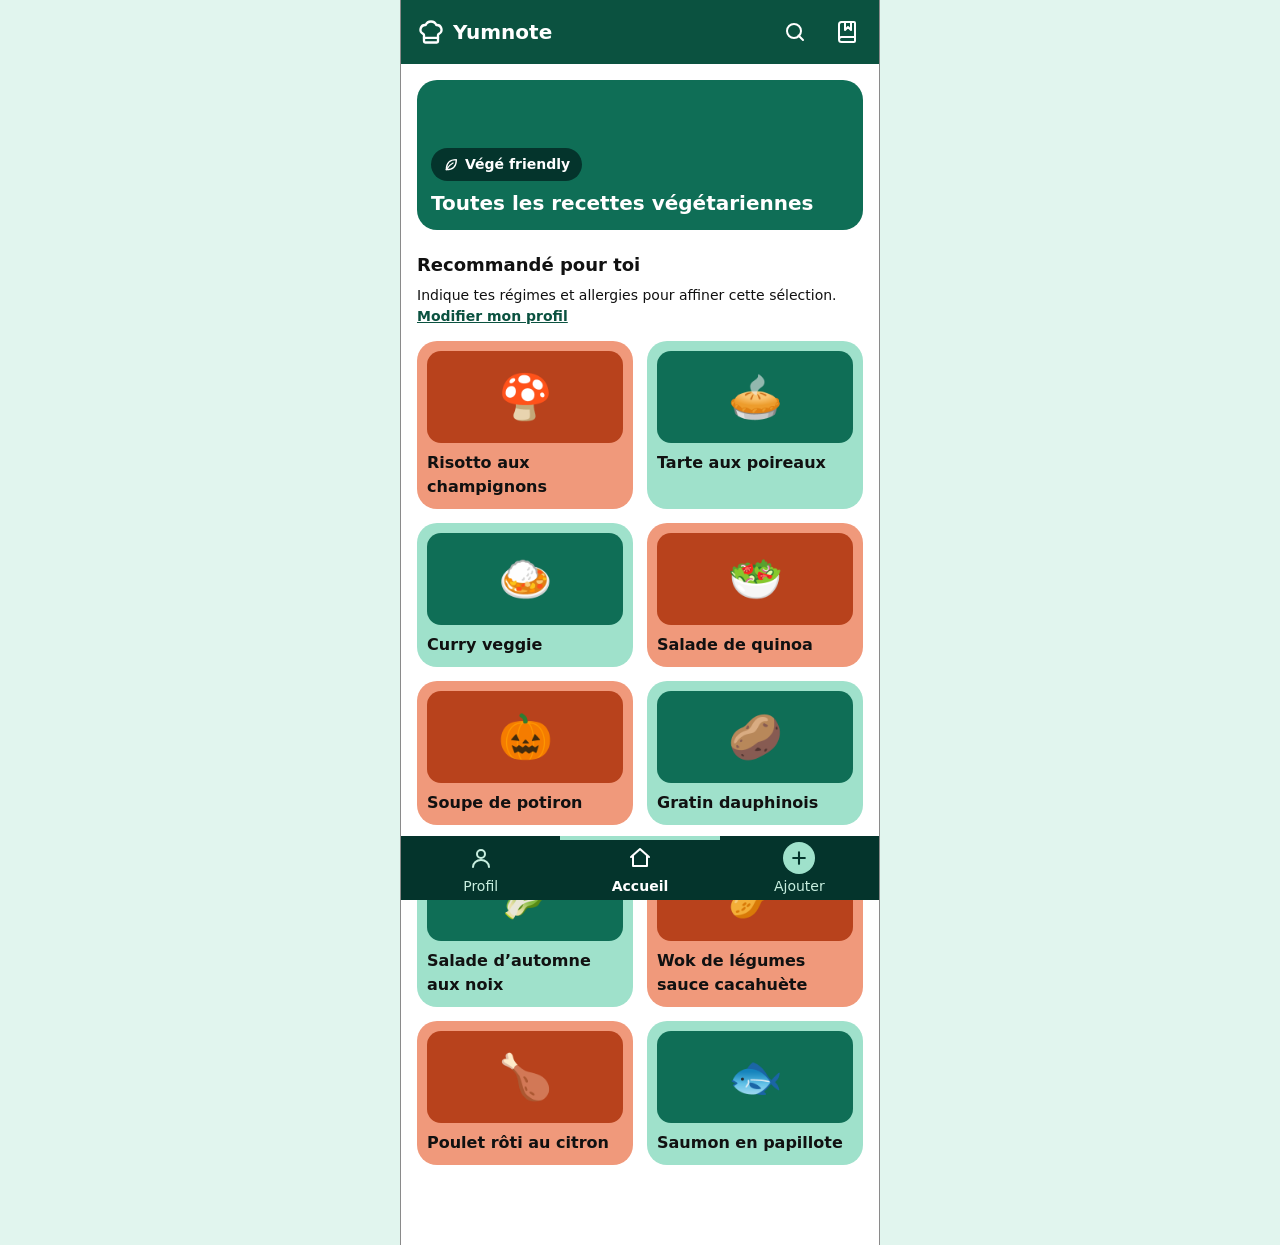
<file: site/index.html>
<!DOCTYPE html>
<html lang="fr">
<head>
  <meta charset="utf-8">
  <meta name="viewport" content="width=device-width, initial-scale=1">
  <title>Accueil — Yumnote</title>
  <link rel="stylesheet" href="style.css">
  <script src="app.js" defer></script>
</head>
<body data-page="accueil">
  <a class="skip" href="#contenu">Aller au contenu</a>

  <div class="app">
    <header class="hd">
      <a class="brand" href="index.html" aria-current="page"><span data-icon="logo"></span>Yumnote</a>
      <nav class="hd__actions" aria-label="Recherche et favoris">
        <a class="ib" href="recherche.html" aria-label="Rechercher une recette"><span data-icon="search"></span></a>
        <a class="ib" href="favoris.html" aria-label="Mes favoris"><span data-icon="book-marked"></span></a>
      </nav>
    </header>

    <main id="contenu" class="mn">
      <h1 class="sr-only">Accueil</h1>
      <noscript><p class="vide">Yumnote a besoin de JavaScript pour afficher les recettes.</p></noscript>

      <a class="hero" href="recherche.html?regime=vegetarien">
        <span class="chip chip--sombre"><span data-icon="leaf"></span>Végé friendly</span>
        <span class="hero__t">Toutes les recettes végétariennes</span>
      </a>

      <h2 class="section-titre">Recommandé pour toi</h2>
      <p class="note" id="note"></p>
      <ul class="grille" id="recommandations"></ul>
    </main>

    <nav class="nv" aria-label="Navigation principale">
      <a href="profil.html"><span data-icon="user"></span>Profil</a>
      <a href="index.html" aria-current="page"><span data-icon="home"></span>Accueil</a>
      <a href="ajouter.html"><span class="nv__rond"><span data-icon="plus"></span></span>Ajouter</a>
    </nav>
  </div>
</body>
</html>
</file>
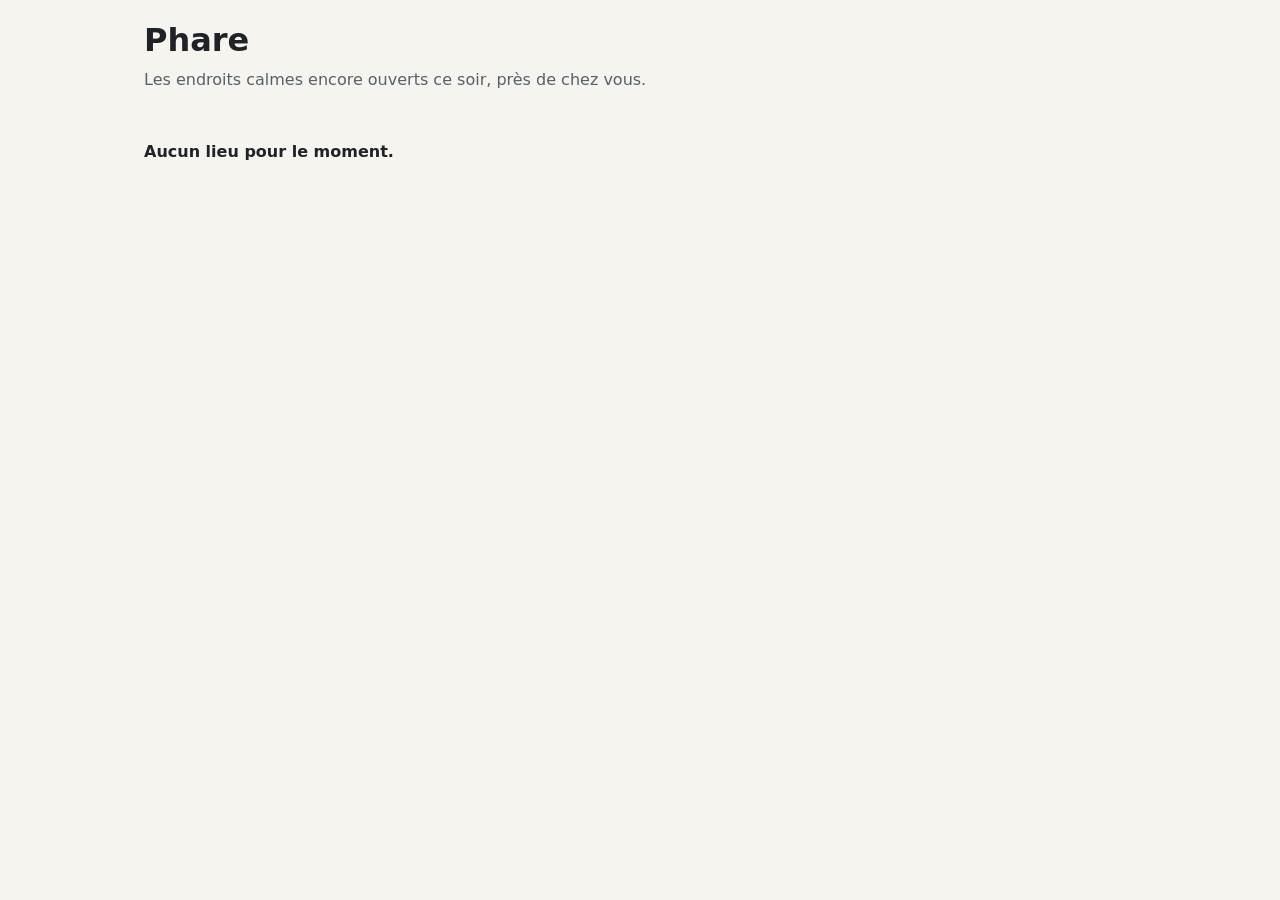
<file: semaine_11/1-phare-charge-ses-fiches/depart/index.html>
<!DOCTYPE html>
<html lang="fr">
<head>
  <meta charset="UTF-8">
  <meta name="viewport" content="width=device-width, initial-scale=1">
  <title>Phare : les endroits calmes encore ouverts</title>
  <link rel="icon" href="data:,">
  <link rel="stylesheet" href="style.css">
</head>
<body>
  <header>
    <h1>Phare</h1>
    <p>Les endroits calmes encore ouverts ce soir, près de chez vous.</p>
  </header>

  <main>
    <p id="etat" role="status"></p>

    <section id="liste-cartes" aria-label="Lieux"></section>
  </main>

  <script src="app.js"></script>
</body>
</html>
</file>
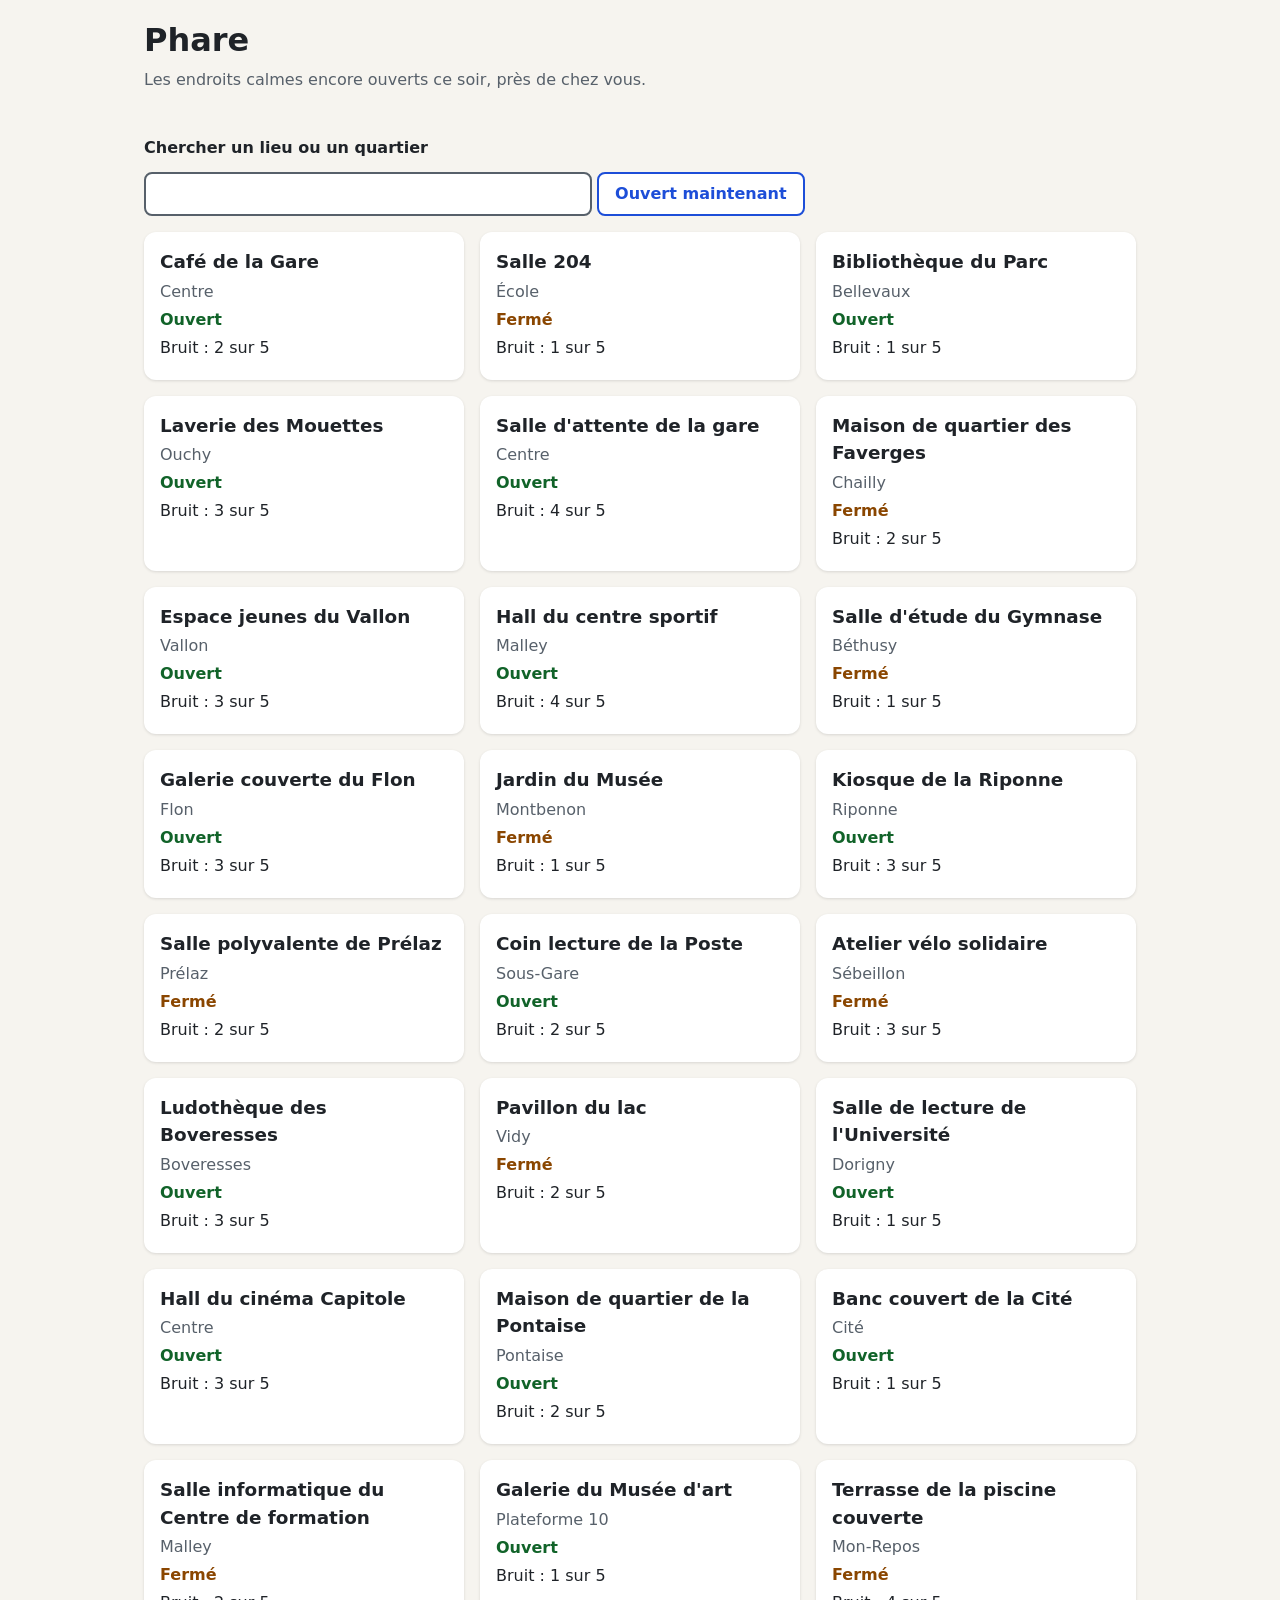
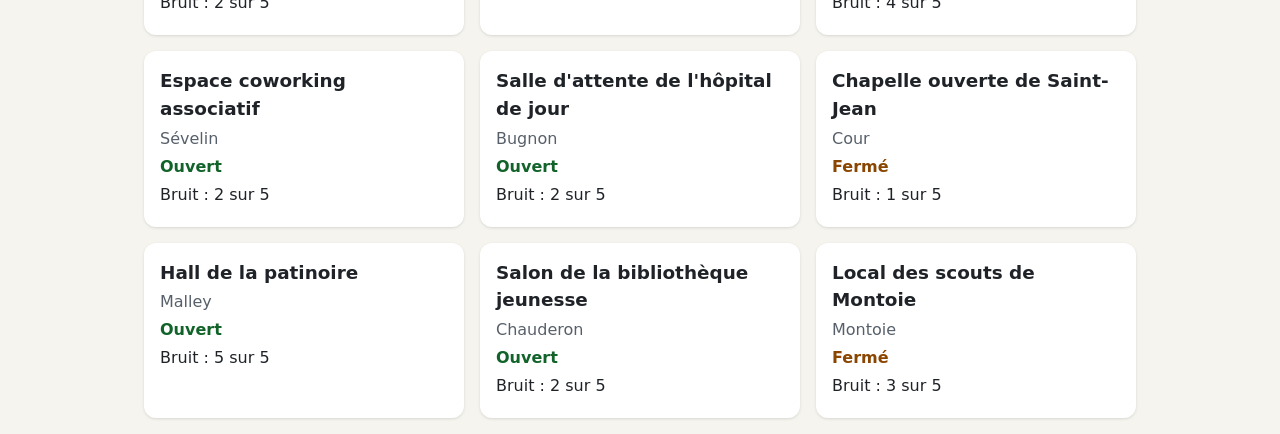
<file: semaine_12/1-la-recherche-de-phare/depart/index.html>
<!DOCTYPE html>
<html lang="fr" xmlns:mso="urn:schemas-microsoft-com:office:office"
  xmlns:msdt="uuid:C2F41010-65B3-11d1-A29F-00AA00C14882">

<head>
  <meta charset="UTF-8">
  <meta name="viewport" content="width=device-width, initial-scale=1">
  <title>Phare : les endroits calmes encore ouverts</title>
  <link rel="icon" href="data:,">
  <link rel="stylesheet" href="style.css">

  <!--[if gte mso 9]><xml>
<mso:CustomDocumentProperties>
<mso:_ApprovalStatus msdt:dt="string">0</mso:_ApprovalStatus>
<mso:_ApprovalAssignedTo msdt:dt="string"></mso:_ApprovalAssignedTo>
<mso:_ApprovalRespondedBy msdt:dt="string"></mso:_ApprovalRespondedBy>
</mso:CustomDocumentProperties>
</xml><![endif]-->
</head>

<body>
  <header>
    <h1>Phare</h1>
    <p>Les endroits calmes encore ouverts ce soir, près de chez vous.</p>
  </header>

  <main>
    <!-- Exercice 1 : la recherche viendra ici -->

    <label for="recherche">Chercher un lieu ou un quartier</label>
    <input type="search" id="recherche">
    <button type="button" id="filtre-ouvert" aria-pressed="false">Ouvert maintenant</button>
    <p id="aucun-resultat" hidden>Aucun lieu ne correspond à votre recherche.</p>

    <section id="liste-cartes" aria-label="Lieux"></section>
  </main>

  <script src="lieux.js"></script>
  <script src="app.js"></script>
</body>

</html>
</file>
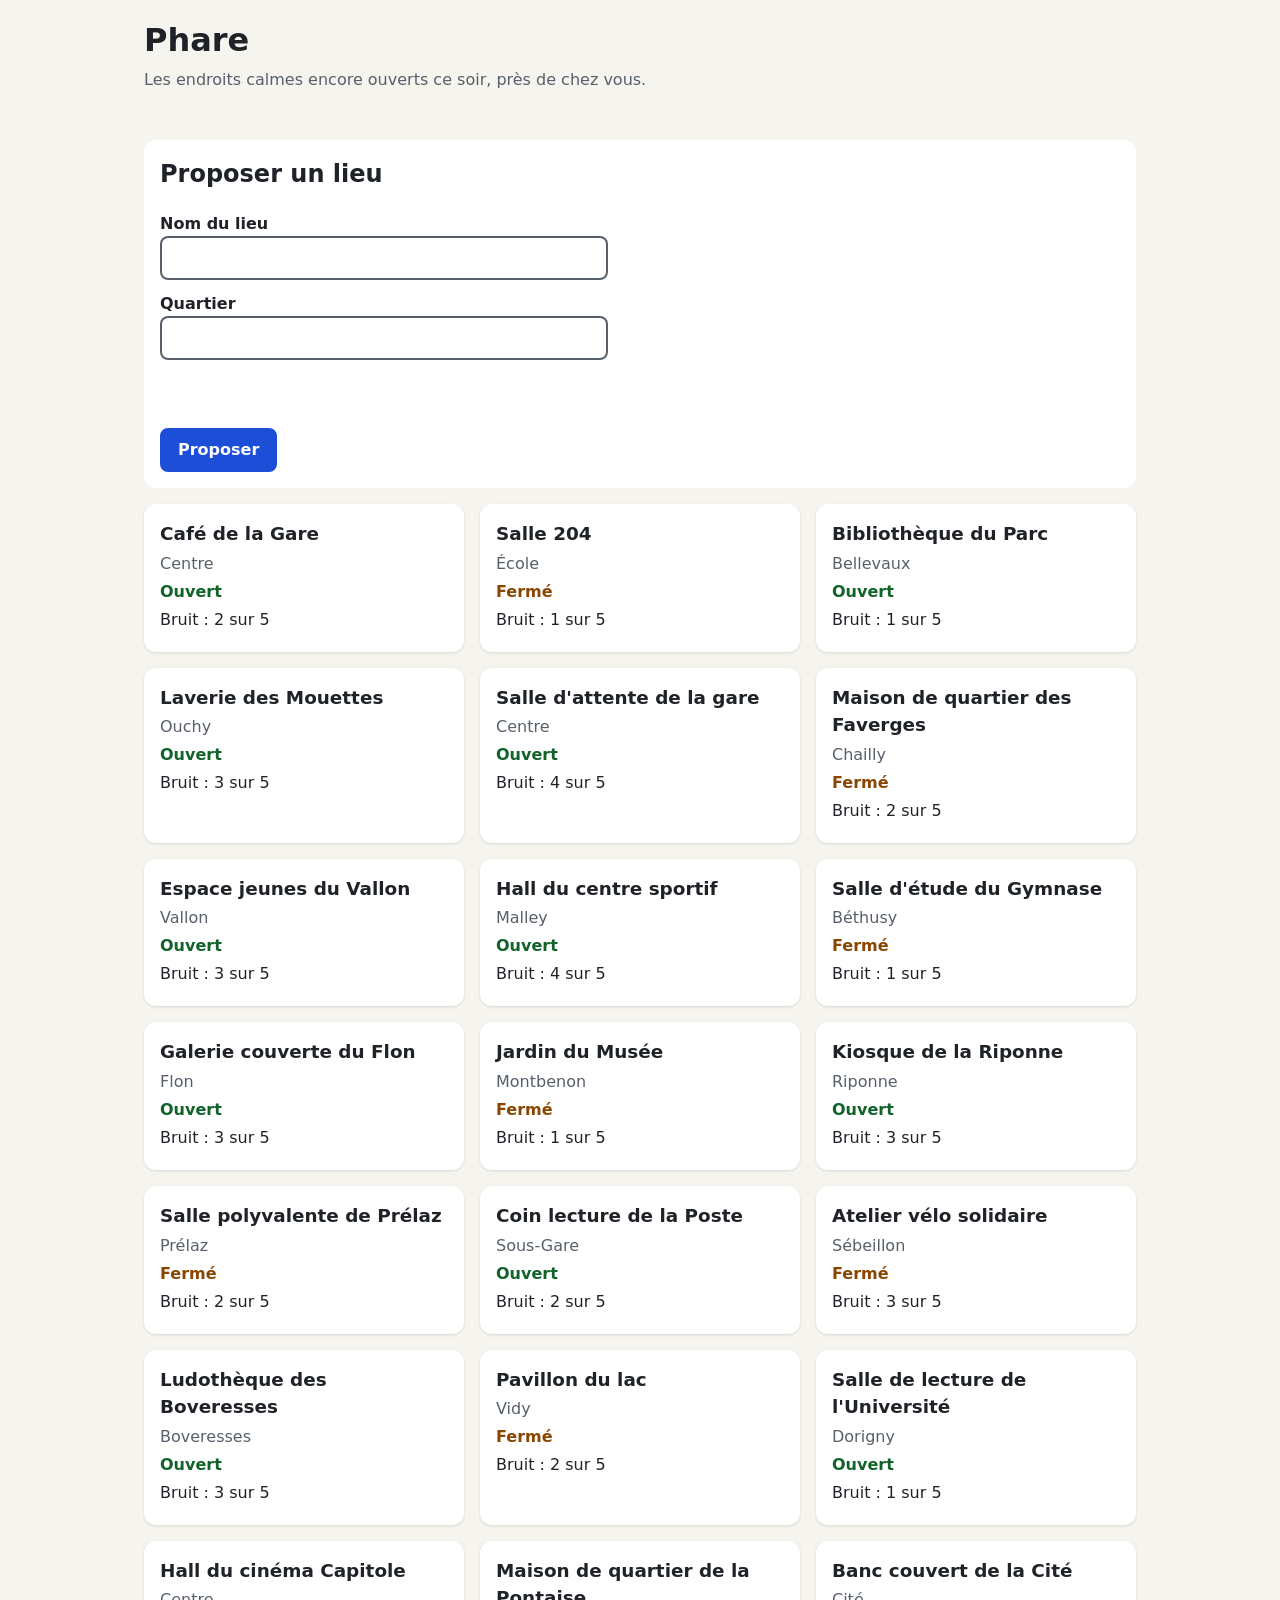
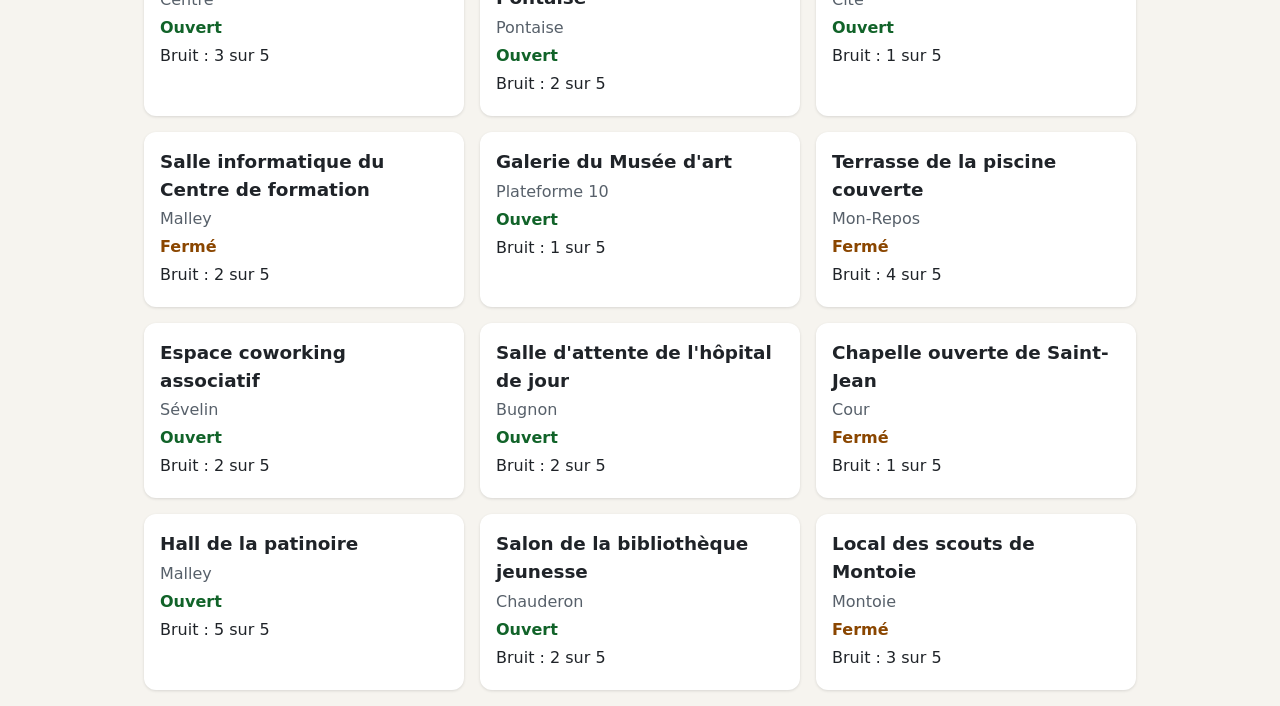
<file: semaine_12/2-proposer-un-lieu/depart/index.html>
<!DOCTYPE html>
<html lang="fr" xmlns:mso="urn:schemas-microsoft-com:office:office"
  xmlns:msdt="uuid:C2F41010-65B3-11d1-A29F-00AA00C14882">

<head>
  <meta charset="UTF-8">
  <meta name="viewport" content="width=device-width, initial-scale=1">
  <title>Phare : les endroits calmes encore ouverts</title>
  <link rel="icon" href="data:,">
  <link rel="stylesheet" href="style.css">

  <!--[if gte mso 9]><xml>
<mso:CustomDocumentProperties>
<mso:_ApprovalStatus msdt:dt="string">0</mso:_ApprovalStatus>
<mso:_ApprovalAssignedTo msdt:dt="string"></mso:_ApprovalAssignedTo>
<mso:_ApprovalRespondedBy msdt:dt="string"></mso:_ApprovalRespondedBy>
</mso:CustomDocumentProperties>
</xml><![endif]-->
</head>

<body>
  <header>
    <h1>Phare</h1>
    <p>Les endroits calmes encore ouverts ce soir, près de chez vous.</p>
  </header>

  <main>
    <!-- Exercice 2 : le formulaire viendra ici -->

    <form id="proposer">
      <h2>Proposer un lieu</h2>
      <label for="champ-nom">Nom du lieu</label>
      <input type="text" id="champ-nom" name="nom">
      <label for="champ-quartier">Quartier</label>
      <input type="text" id="champ-quartier" name="quartier">
      <p id="erreurs" aria-live="polite"></p>
      <button type="submit">Proposer</button>
    </form>

    <section id="liste-cartes" aria-label="Lieux"></section>
  </main>

  <script src="lieux.js"></script>
  <script src="app.js"></script>
</body>

</html>
</file>
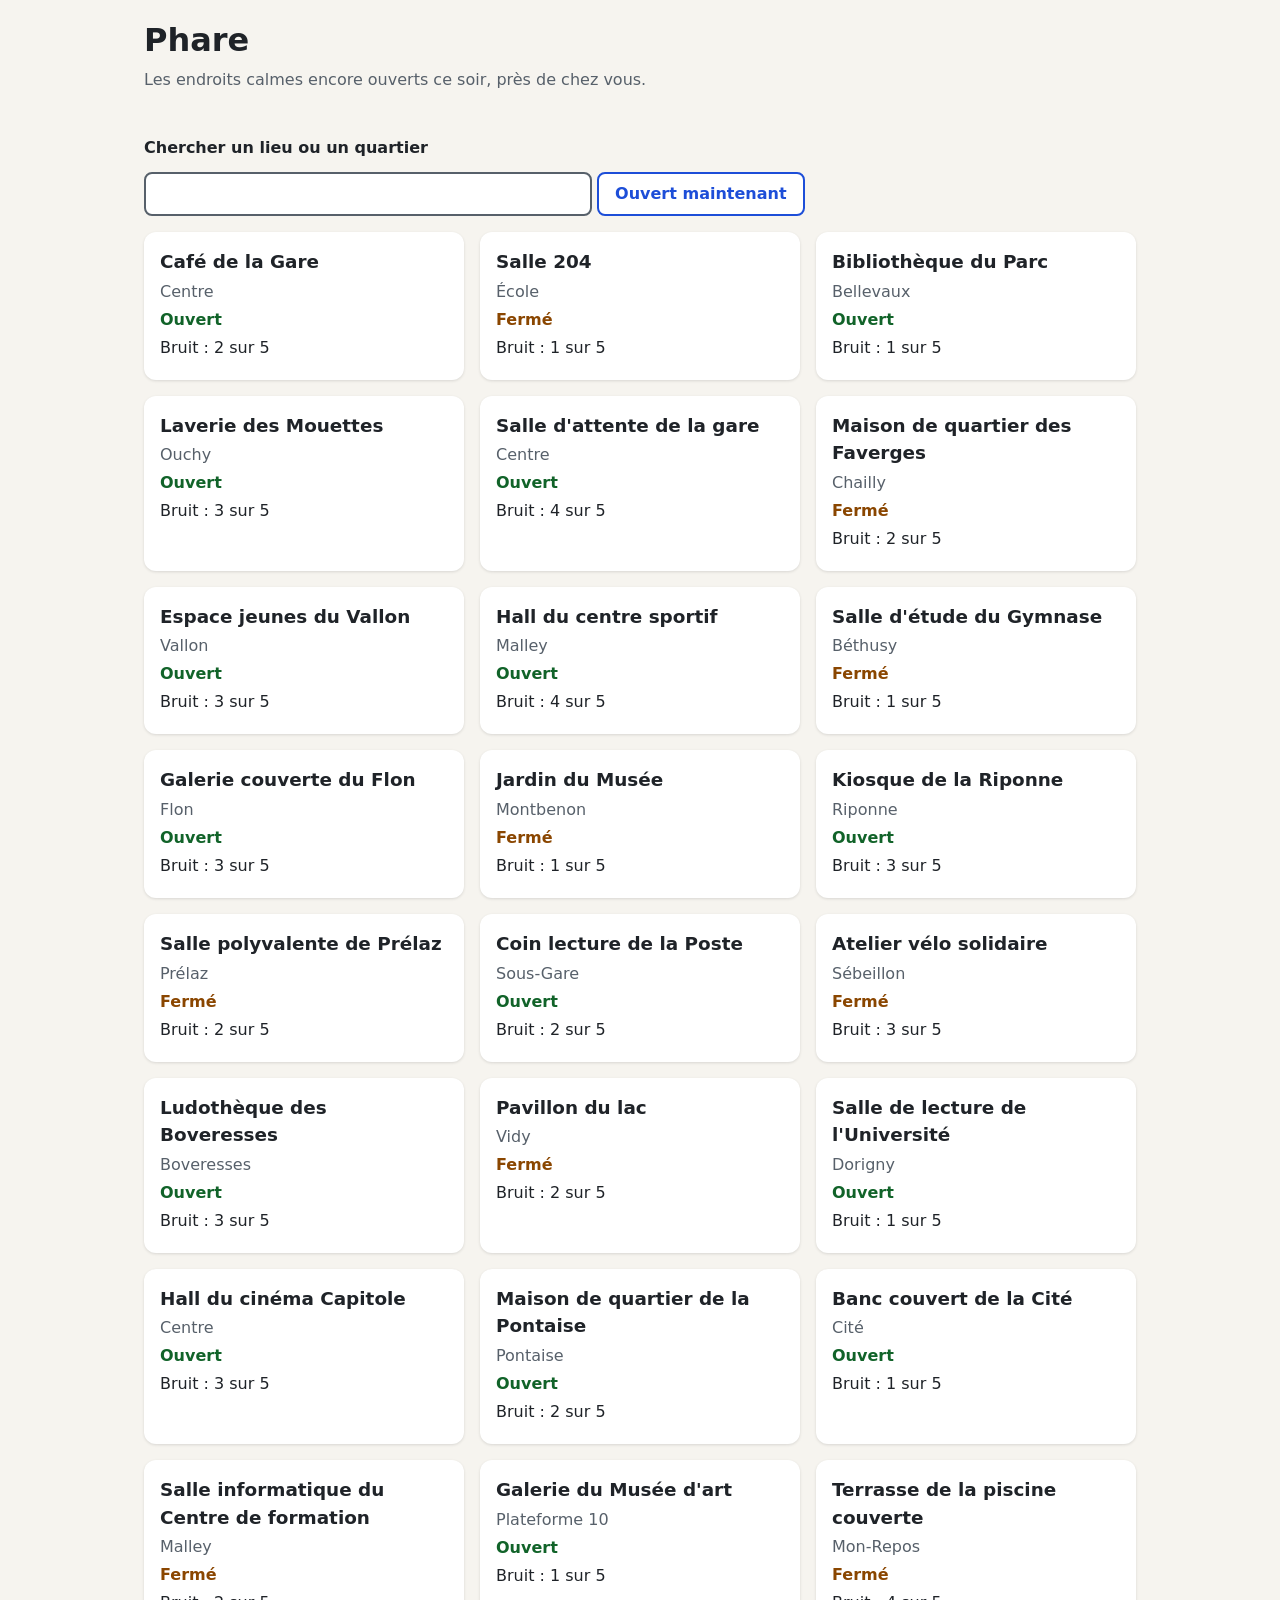
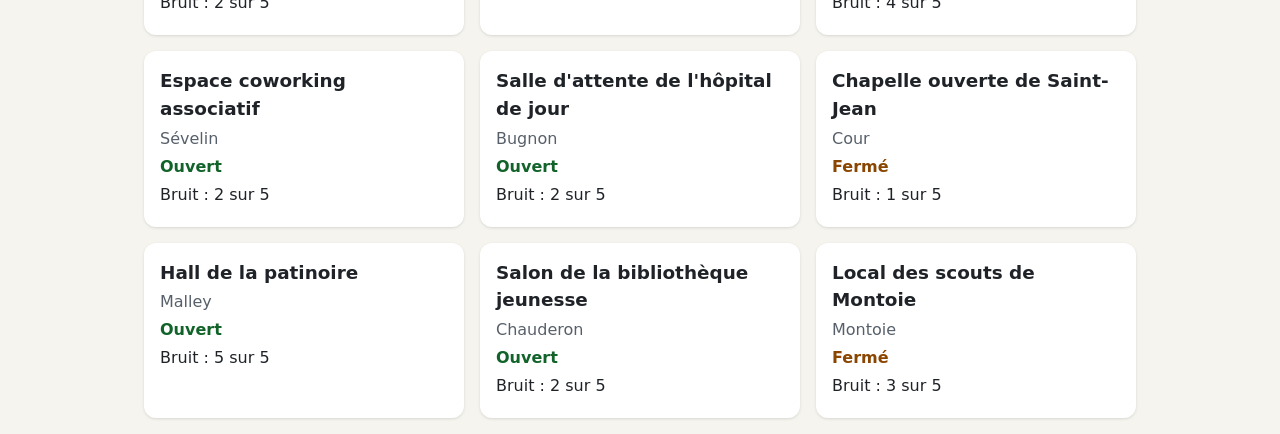
<file: semaine_13/1-le-mouvement-utile/depart/index.html>
<!DOCTYPE html>
<html lang="fr" xmlns:mso="urn:schemas-microsoft-com:office:office" xmlns:msdt="uuid:C2F41010-65B3-11d1-A29F-00AA00C14882">
<head>
  <meta charset="UTF-8">
  <meta name="viewport" content="width=device-width, initial-scale=1">
  <title>Phare : les endroits calmes encore ouverts</title>
  <link rel="icon" href="data:,">
  <link rel="stylesheet" href="style.css">

<!--[if gte mso 9]><xml>
<mso:CustomDocumentProperties>
<mso:_ApprovalStatus msdt:dt="string">0</mso:_ApprovalStatus>
<mso:_ApprovalAssignedTo msdt:dt="string"></mso:_ApprovalAssignedTo>
<mso:_ApprovalRespondedBy msdt:dt="string"></mso:_ApprovalRespondedBy>
</mso:CustomDocumentProperties>
</xml><![endif]-->
</head>
<body>
  <header>
    <h1>Phare</h1>
    <p>Les endroits calmes encore ouverts ce soir, près de chez vous.</p>
  </header>

  <main>
    <label for="recherche">Chercher un lieu ou un quartier</label>
    <input type="search" id="recherche">
    <button type="button" id="filtre-ouvert" aria-pressed="false">Ouvert maintenant</button>
    <p id="aucun-resultat" hidden>Aucun lieu ne correspond à votre recherche.</p>

    <section id="liste-cartes" aria-label="Lieux"></section>
  </main>

  <script src="lieux.js"></script>
  <script src="app.js"></script>
</body>
</html>
</file>
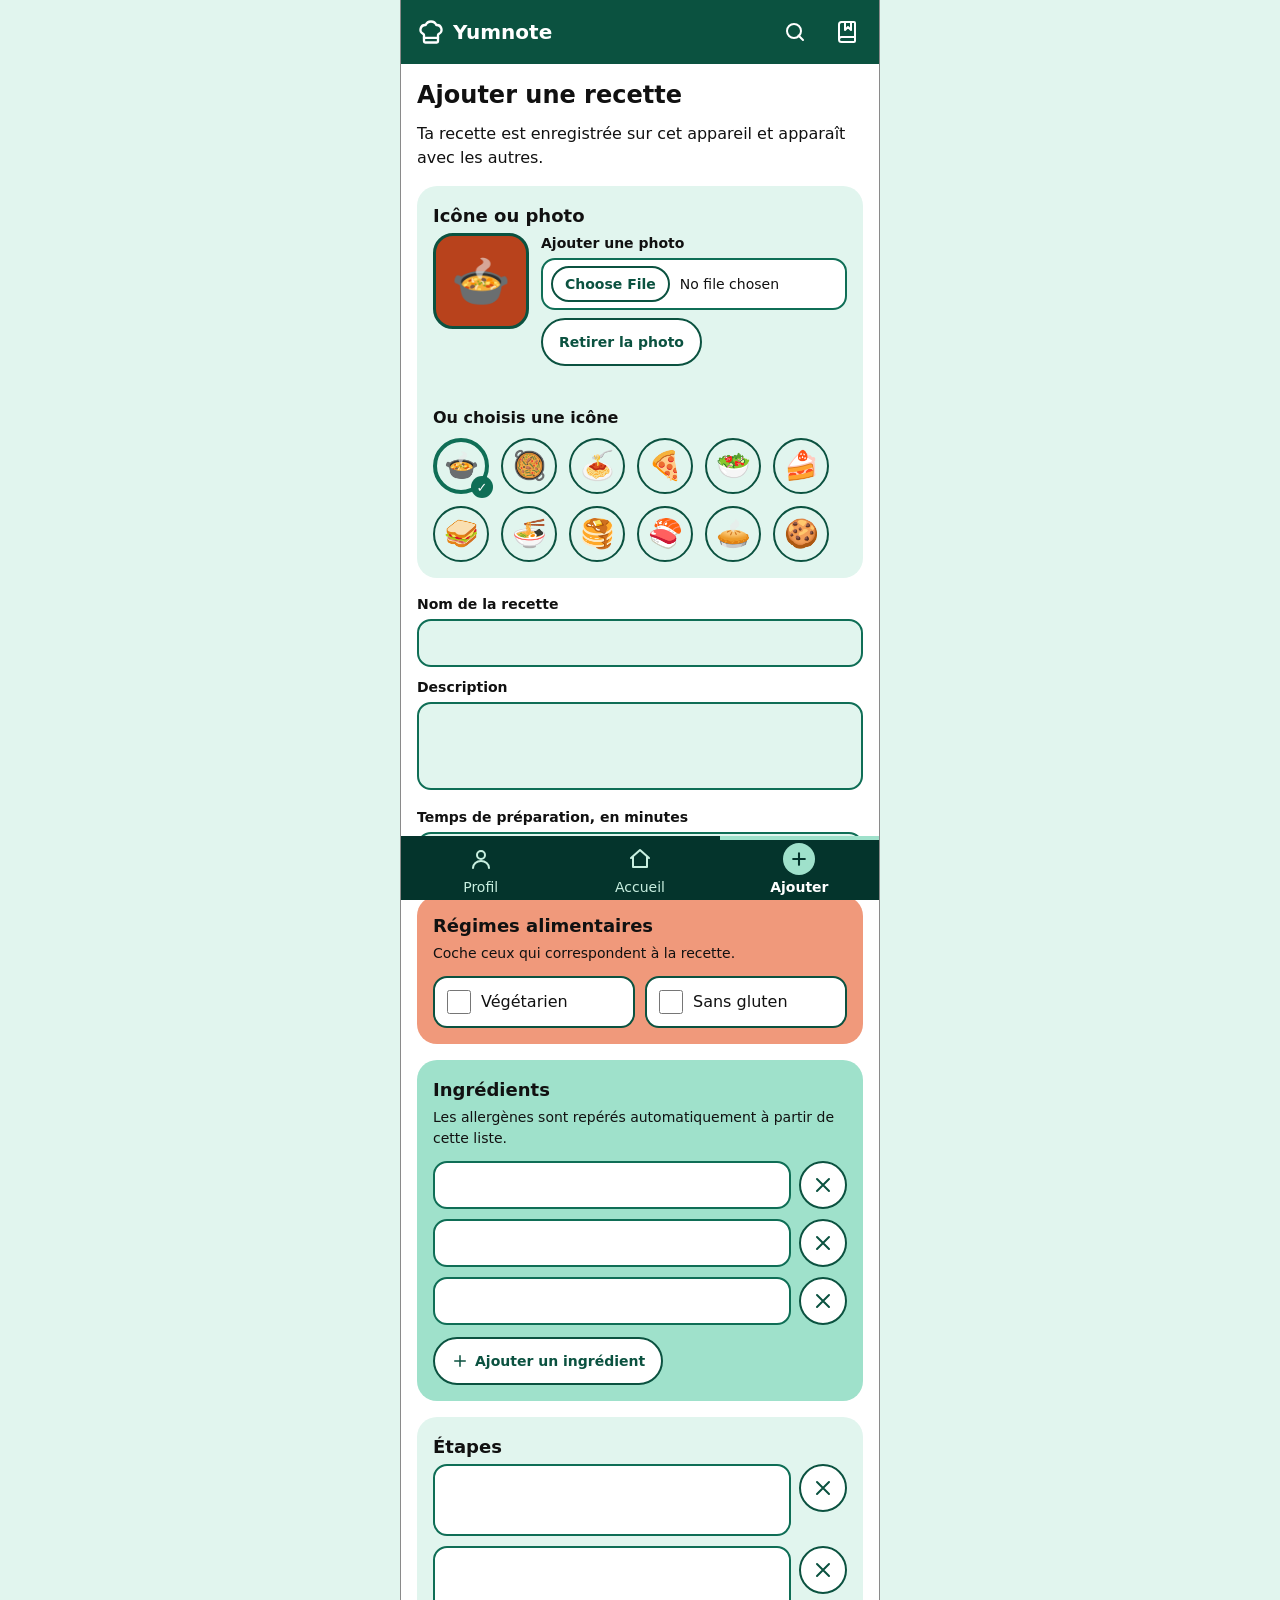
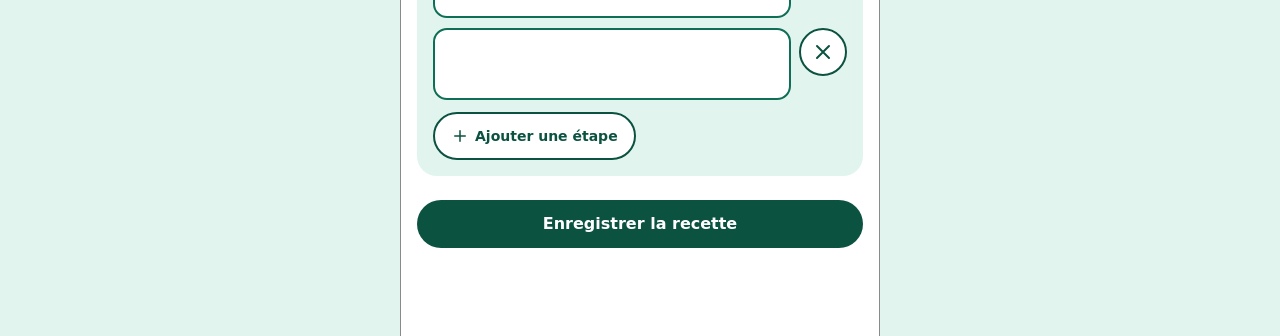
<file: site/ajouter.html>
<!DOCTYPE html>
<html lang="fr">
<head>
  <meta charset="utf-8">
  <meta name="viewport" content="width=device-width, initial-scale=1">
  <title>Ajouter une recette — Yumnote</title>
  <link rel="stylesheet" href="style.css">
  <script src="app.js" defer></script>
</head>
<body data-page="ajouter">
  <a class="skip" href="#contenu">Aller au contenu</a>

  <div class="app">
    <header class="hd">
      <a class="brand" href="index.html"><span data-icon="logo"></span>Yumnote</a>
      <nav class="hd__actions" aria-label="Recherche et favoris">
        <a class="ib" href="recherche.html" aria-label="Rechercher une recette"><span data-icon="search"></span></a>
        <a class="ib" href="favoris.html" aria-label="Mes favoris"><span data-icon="book-marked"></span></a>
      </nav>
    </header>

    <main id="contenu" class="mn">
      <h1>Ajouter une recette</h1>
      <p class="intro">Ta recette est enregistrée sur cet appareil et apparaît avec les autres.</p>
      <noscript><p class="vide">Yumnote a besoin de JavaScript pour enregistrer une recette.</p></noscript>

      <form id="form-recette" novalidate>
        <div class="erreurs" id="erreurs" role="alert" tabindex="-1" hidden></div>

        <fieldset class="groupe groupe--theme">
          <legend>Icône ou photo</legend>
          <div class="visuel-ligne">
            <div class="visuel-apercu" id="apercu" role="img" aria-label="Aperçu de la recette"></div>
            <div class="champ visuel-photo">
              <label for="photo">Ajouter une photo</label>
              <input id="photo" type="file" accept="image/*">
              <button class="btn-ligne" id="retirer-photo" type="button" hidden>Retirer la photo</button>
            </div>
          </div>
          <p class="aide-groupe" id="photo-statut" role="status"></p>
          <p class="sous-titre" id="icones-titre">Ou choisis une icône</p>
          <div class="icones" id="icones-recette" role="radiogroup" aria-labelledby="icones-titre"></div>
        </fieldset>

        <div class="champ champ--espace">
          <label for="nom">Nom de la recette</label>
          <input id="nom" type="text" maxlength="80" autocomplete="off" aria-required="true">
        </div>

        <div class="champ champ--espace">
          <label for="desc">Description</label>
          <textarea id="desc" maxlength="200"></textarea>
        </div>

        <div class="champ champ--espace">
          <label for="temps">Temps de préparation, en minutes</label>
          <input id="temps" type="number" min="1" max="999" inputmode="numeric">
        </div>

        <fieldset class="groupe groupe--corail">
          <legend>Régimes alimentaires</legend>
          <p class="aide">Coche ceux qui correspondent à la recette.</p>
          <div class="options" id="regimes-recette"></div>
        </fieldset>

        <fieldset class="groupe groupe--menthe" id="groupe-ingredients">
          <legend>Ingrédients</legend>
          <p class="aide">Les allergènes sont repérés automatiquement à partir de cette liste.</p>
          <div class="saisies" id="liste-ingredients"></div>
          <button class="btn-ligne" id="ajout-ingredient" type="button"><span data-icon="plus"></span>Ajouter un ingrédient</button>
        </fieldset>

        <fieldset class="groupe groupe--theme" id="groupe-etapes">
          <legend>Étapes</legend>
          <div class="saisies" id="liste-etapes"></div>
          <button class="btn-ligne" id="ajout-etape" type="button"><span data-icon="plus"></span>Ajouter une étape</button>
        </fieldset>

        <button class="btn btn--plein" type="submit">Enregistrer la recette</button>
      </form>
    </main>

    <nav class="nv" aria-label="Navigation principale">
      <a href="profil.html"><span data-icon="user"></span>Profil</a>
      <a href="index.html"><span data-icon="home"></span>Accueil</a>
      <a href="ajouter.html" aria-current="page"><span class="nv__rond"><span data-icon="plus"></span></span>Ajouter</a>
    </nav>
  </div>
</body>
</html>
</file>
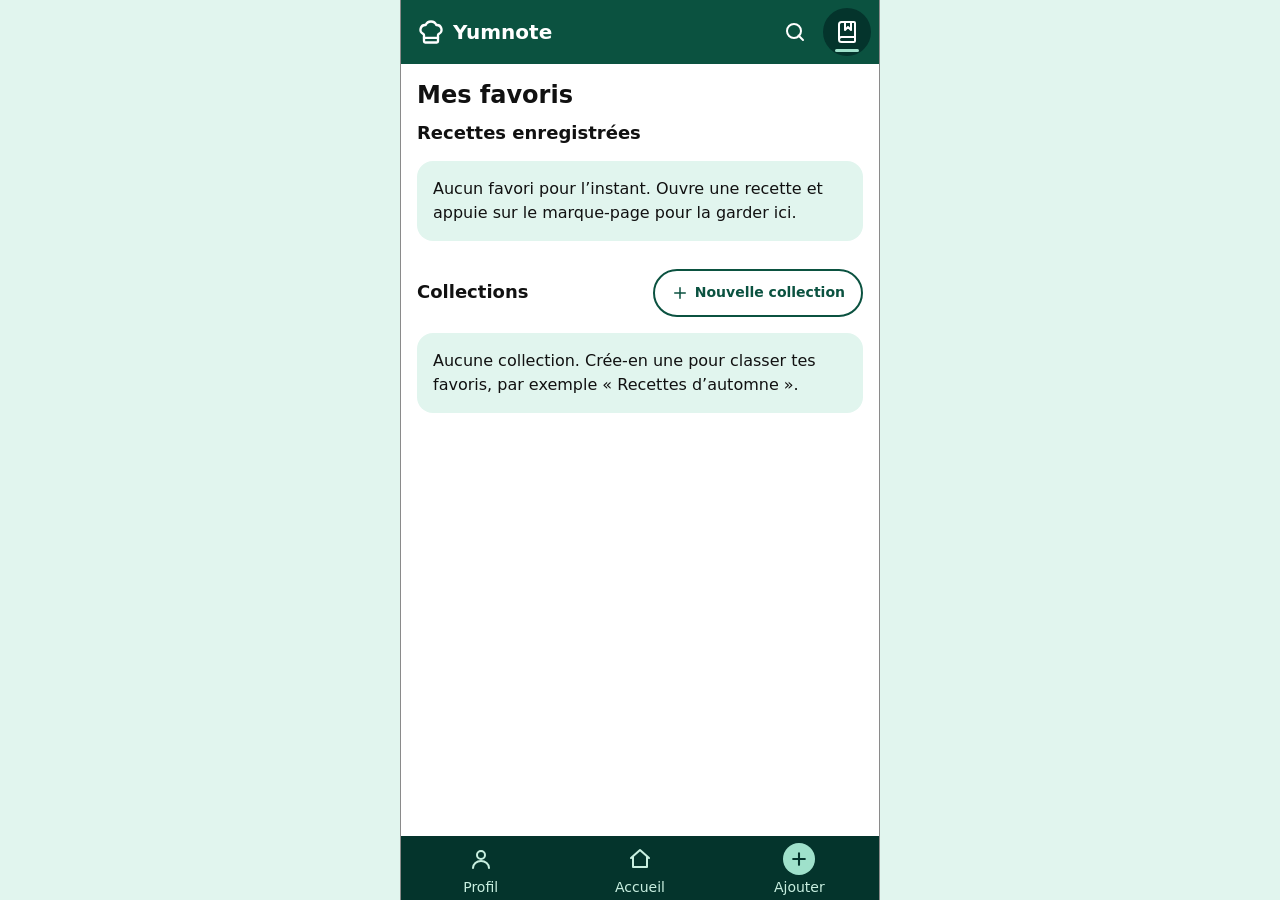
<file: site/favoris.html>
<!DOCTYPE html>
<html lang="fr">
<head>
  <meta charset="utf-8">
  <meta name="viewport" content="width=device-width, initial-scale=1">
  <title>Mes favoris — Yumnote</title>
  <link rel="stylesheet" href="style.css">
  <script src="app.js" defer></script>
</head>
<body data-page="favoris">
  <a class="skip" href="#contenu">Aller au contenu</a>

  <div class="app">
    <header class="hd">
      <a class="brand" href="index.html"><span data-icon="logo"></span>Yumnote</a>
      <nav class="hd__actions" aria-label="Recherche et favoris">
        <a class="ib" href="recherche.html" aria-label="Rechercher une recette"><span data-icon="search"></span></a>
        <a class="ib" href="favoris.html" aria-current="page" aria-label="Mes favoris"><span data-icon="book-marked"></span></a>
      </nav>
    </header>

    <main id="contenu" class="mn">
      <h1>Mes favoris</h1>
      <noscript><p class="vide">Yumnote a besoin de JavaScript pour afficher tes favoris.</p></noscript>

      <div class="titre-rangee"><h2>Recettes enregistrées</h2></div>
      <ul class="liste" id="liste-favoris"></ul>
      <p class="vide" id="vide-favoris" hidden>Aucun favori pour l’instant. Ouvre une recette et appuie sur le marque-page pour la garder ici.</p>

      <div class="titre-rangee titre-rangee--haut">
        <h2>Collections</h2>
        <button class="btn-ligne" id="btn-nouvelle" type="button"><span data-icon="plus"></span>Nouvelle collection</button>
      </div>
      <div id="liste-collections"></div>
      <p class="vide" id="vide-collections" hidden>Aucune collection. Crée-en une pour classer tes favoris, par exemple « Recettes d’automne ».</p>

      <p class="sr-only" id="statut" role="status"></p>
    </main>

    <nav class="nv" aria-label="Navigation principale">
      <a href="profil.html"><span data-icon="user"></span>Profil</a>
      <a href="index.html"><span data-icon="home"></span>Accueil</a>
      <a href="ajouter.html"><span class="nv__rond"><span data-icon="plus"></span></span>Ajouter</a>
    </nav>
  </div>

  <dialog id="dlg-ajout" aria-labelledby="dlg-ajout-t">
    <h2 id="dlg-ajout-t">Ajouter à une collection</h2>
    <p class="aide-dlg" id="dlg-ajout-recette"></p>
    <div id="dlg-ajout-liste"></div>
    <form id="dlg-ajout-form" class="champ">
      <label for="dlg-ajout-nom">Nouvelle collection</label>
      <input id="dlg-ajout-nom" type="text" maxlength="40" autocomplete="off">
      <p class="erreur" id="dlg-ajout-erreur" role="alert"></p>
      <button class="btn-ligne" type="submit"><span data-icon="plus"></span>Créer et ajouter</button>
    </form>
    <form method="dialog">
      <button class="btn" type="submit">Terminé</button>
    </form>
  </dialog>

  <dialog id="dlg-nouvelle" aria-labelledby="dlg-nouvelle-t">
    <h2 id="dlg-nouvelle-t">Nouvelle collection</h2>
    <form id="dlg-nouvelle-form" class="champ">
      <label for="dlg-nouvelle-nom">Nom de la collection</label>
      <input id="dlg-nouvelle-nom" type="text" maxlength="40" autocomplete="off">
      <p class="erreur" id="dlg-nouvelle-erreur" role="alert"></p>
      <button class="btn" type="submit">Créer</button>
      <button class="btn-ligne" id="dlg-nouvelle-annuler" type="button">Annuler</button>
    </form>
  </dialog>
</body>
</html>
</file>
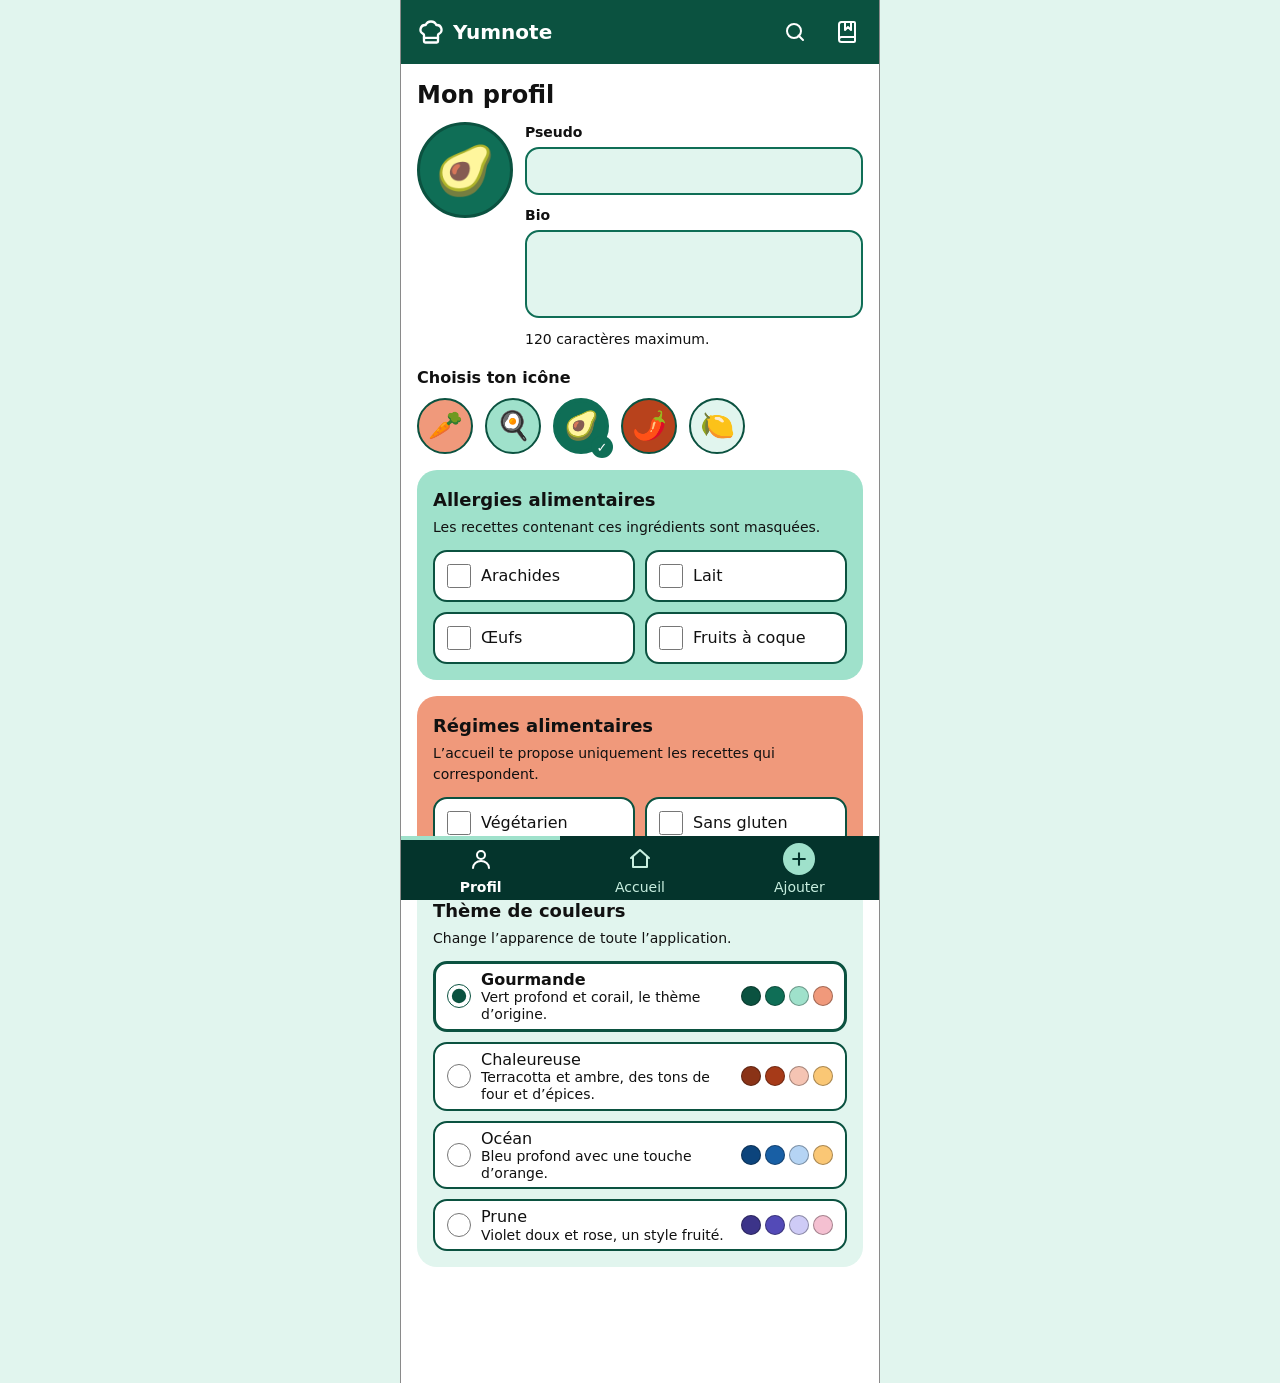
<file: site/profil.html>
<!DOCTYPE html>
<html lang="fr">
<head>
  <meta charset="utf-8">
  <meta name="viewport" content="width=device-width, initial-scale=1">
  <title>Mon profil — Yumnote</title>
  <link rel="stylesheet" href="style.css">
  <script src="app.js" defer></script>
</head>
<body data-page="profil">
  <a class="skip" href="#contenu">Aller au contenu</a>

  <div class="app">
    <header class="hd">
      <a class="brand" href="index.html"><span data-icon="logo"></span>Yumnote</a>
      <nav class="hd__actions" aria-label="Recherche et favoris">
        <a class="ib" href="recherche.html" aria-label="Rechercher une recette"><span data-icon="search"></span></a>
        <a class="ib" href="favoris.html" aria-label="Mes favoris"><span data-icon="book-marked"></span></a>
      </nav>
    </header>

    <main id="contenu" class="mn">
      <h1>Mon profil</h1>
      <noscript><p class="vide">Yumnote a besoin de JavaScript pour enregistrer ton profil.</p></noscript>

      <div class="profil-haut">
        <div class="avatar" id="avatar" role="img" aria-label="Icône de profil actuelle">
          <span id="avatar-emoji" aria-hidden="true"></span>
        </div>
        <div class="champs">
          <div class="champ">
            <label for="pseudo">Pseudo</label>
            <input id="pseudo" type="text" maxlength="30" autocomplete="nickname">
          </div>
          <div class="champ">
            <label for="bio">Bio</label>
            <textarea id="bio" maxlength="120" aria-describedby="bio-aide"></textarea>
            <p class="aide" id="bio-aide">120 caractères maximum.</p>
          </div>
        </div>
      </div>

      <fieldset class="fieldset-nu">
        <legend>Choisis ton icône</legend>
        <div class="icones" id="icones"></div>
      </fieldset>

      <fieldset class="groupe groupe--menthe">
        <legend>Allergies alimentaires</legend>
        <p class="aide">Les recettes contenant ces ingrédients sont masquées.</p>
        <div class="options" id="allergies"></div>
      </fieldset>

      <fieldset class="groupe groupe--corail">
        <legend>Régimes alimentaires</legend>
        <p class="aide">L’accueil te propose uniquement les recettes qui correspondent.</p>
        <div class="options" id="regimes"></div>
      </fieldset>

      <fieldset class="groupe groupe--theme">
        <legend>Thème de couleurs</legend>
        <p class="aide">Change l’apparence de toute l’application.</p>
        <div class="themes" id="themes"></div>
      </fieldset>

      <p class="statut" id="statut" role="status"></p>
    </main>

    <nav class="nv" aria-label="Navigation principale">
      <a href="profil.html" aria-current="page"><span data-icon="user"></span>Profil</a>
      <a href="index.html"><span data-icon="home"></span>Accueil</a>
      <a href="ajouter.html"><span class="nv__rond"><span data-icon="plus"></span></span>Ajouter</a>
    </nav>
  </div>
</body>
</html>
</file>
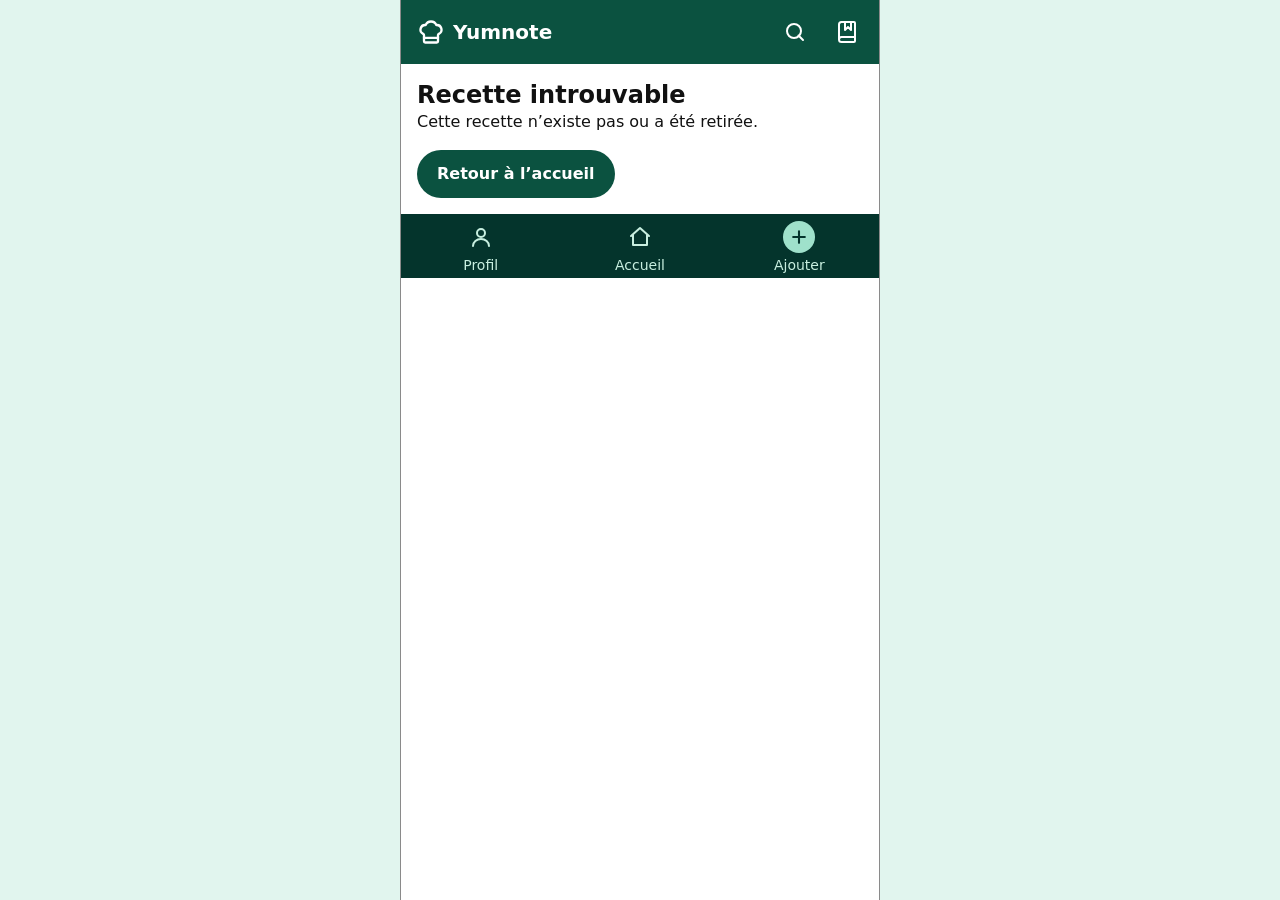
<file: site/recette.html>
<!DOCTYPE html>
<html lang="fr">
<head>
  <meta charset="utf-8">
  <meta name="viewport" content="width=device-width, initial-scale=1">
  <title>Recette — Yumnote</title>
  <link rel="stylesheet" href="style.css">
  <script src="app.js" defer></script>
</head>
<body data-page="recette">
  <a class="skip" href="#contenu">Aller au contenu</a>

  <div class="app">
    <header class="hd">
      <a class="brand" href="index.html"><span data-icon="logo"></span>Yumnote</a>
      <nav class="hd__actions" aria-label="Recherche et favoris">
        <a class="ib" href="recherche.html" aria-label="Rechercher une recette"><span data-icon="search"></span></a>
        <a class="ib" href="favoris.html" aria-label="Mes favoris"><span data-icon="book-marked"></span></a>
      </nav>
    </header>

    <main id="contenu">
      <noscript><p class="vide">Yumnote a besoin de JavaScript pour afficher les recettes.</p></noscript>

      <div class="detail-hero" id="hero">
        <div class="detail-hero__img" id="visuel" role="img" aria-label="Illustration de la recette">
          <span id="visuel-emoji" aria-hidden="true"></span>
        </div>
        <a class="ob ob--left" href="index.html" data-back aria-label="Retour"><span data-icon="arrow-left"></span></a>
        <button class="ob ob--right" id="fav" type="button" aria-pressed="false" aria-label="Ajouter aux favoris"><span data-icon="bookmark"></span></button>
      </div>

      <div class="detail-corps" id="detail"></div>
      <p class="sr-only" id="statut" role="status"></p>
    </main>

    <nav class="nv" aria-label="Navigation principale">
      <a href="profil.html"><span data-icon="user"></span>Profil</a>
      <a href="index.html"><span data-icon="home"></span>Accueil</a>
      <a href="ajouter.html"><span class="nv__rond"><span data-icon="plus"></span></span>Ajouter</a>
    </nav>
  </div>
</body>
</html>
</file>
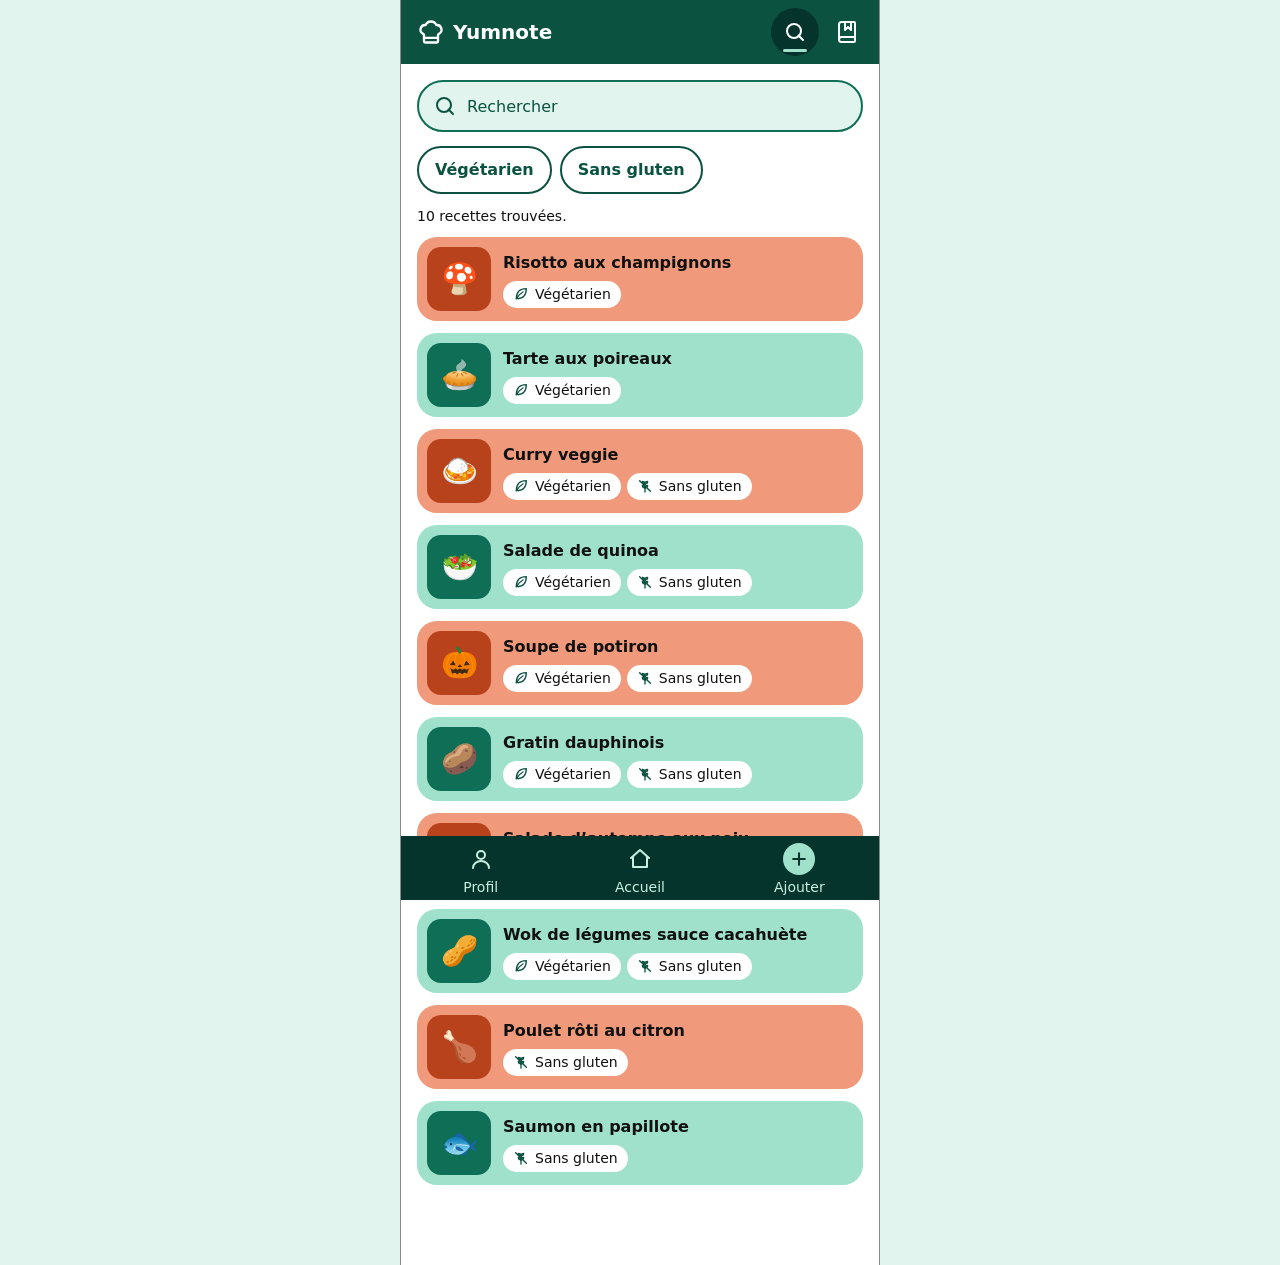
<file: site/recherche.html>
<!DOCTYPE html>
<html lang="fr">
<head>
  <meta charset="utf-8">
  <meta name="viewport" content="width=device-width, initial-scale=1">
  <title>Recherche — Yumnote</title>
  <link rel="stylesheet" href="style.css">
  <script src="app.js" defer></script>
</head>
<body data-page="recherche">
  <a class="skip" href="#contenu">Aller au contenu</a>

  <div class="app">
    <header class="hd">
      <a class="brand" href="index.html"><span data-icon="logo"></span>Yumnote</a>
      <nav class="hd__actions" aria-label="Recherche et favoris">
        <a class="ib" href="recherche.html" aria-current="page" aria-label="Rechercher une recette"><span data-icon="search"></span></a>
        <a class="ib" href="favoris.html" aria-label="Mes favoris"><span data-icon="book-marked"></span></a>
      </nav>
    </header>

    <main id="contenu" class="mn">
      <h1 class="sr-only">Rechercher une recette</h1>
      <noscript><p class="vide">Yumnote a besoin de JavaScript pour afficher les recettes.</p></noscript>

      <form class="sf" role="search">
        <span data-icon="search"></span>
        <input id="q" type="search" placeholder="Rechercher" aria-label="Rechercher une recette" autocomplete="off">
      </form>

      <div class="filtres" id="filtres" role="group" aria-label="Filtrer les recettes"></div>

      <p class="compte" id="compte" role="status" aria-live="polite"></p>
      <ul class="liste" id="resultats"></ul>
      <p class="vide" id="vide" hidden></p>
    </main>

    <nav class="nv" aria-label="Navigation principale">
      <a href="profil.html"><span data-icon="user"></span>Profil</a>
      <a href="index.html"><span data-icon="home"></span>Accueil</a>
      <a href="ajouter.html"><span class="nv__rond"><span data-icon="plus"></span></span>Ajouter</a>
    </nav>
  </div>
</body>
</html>
</file>
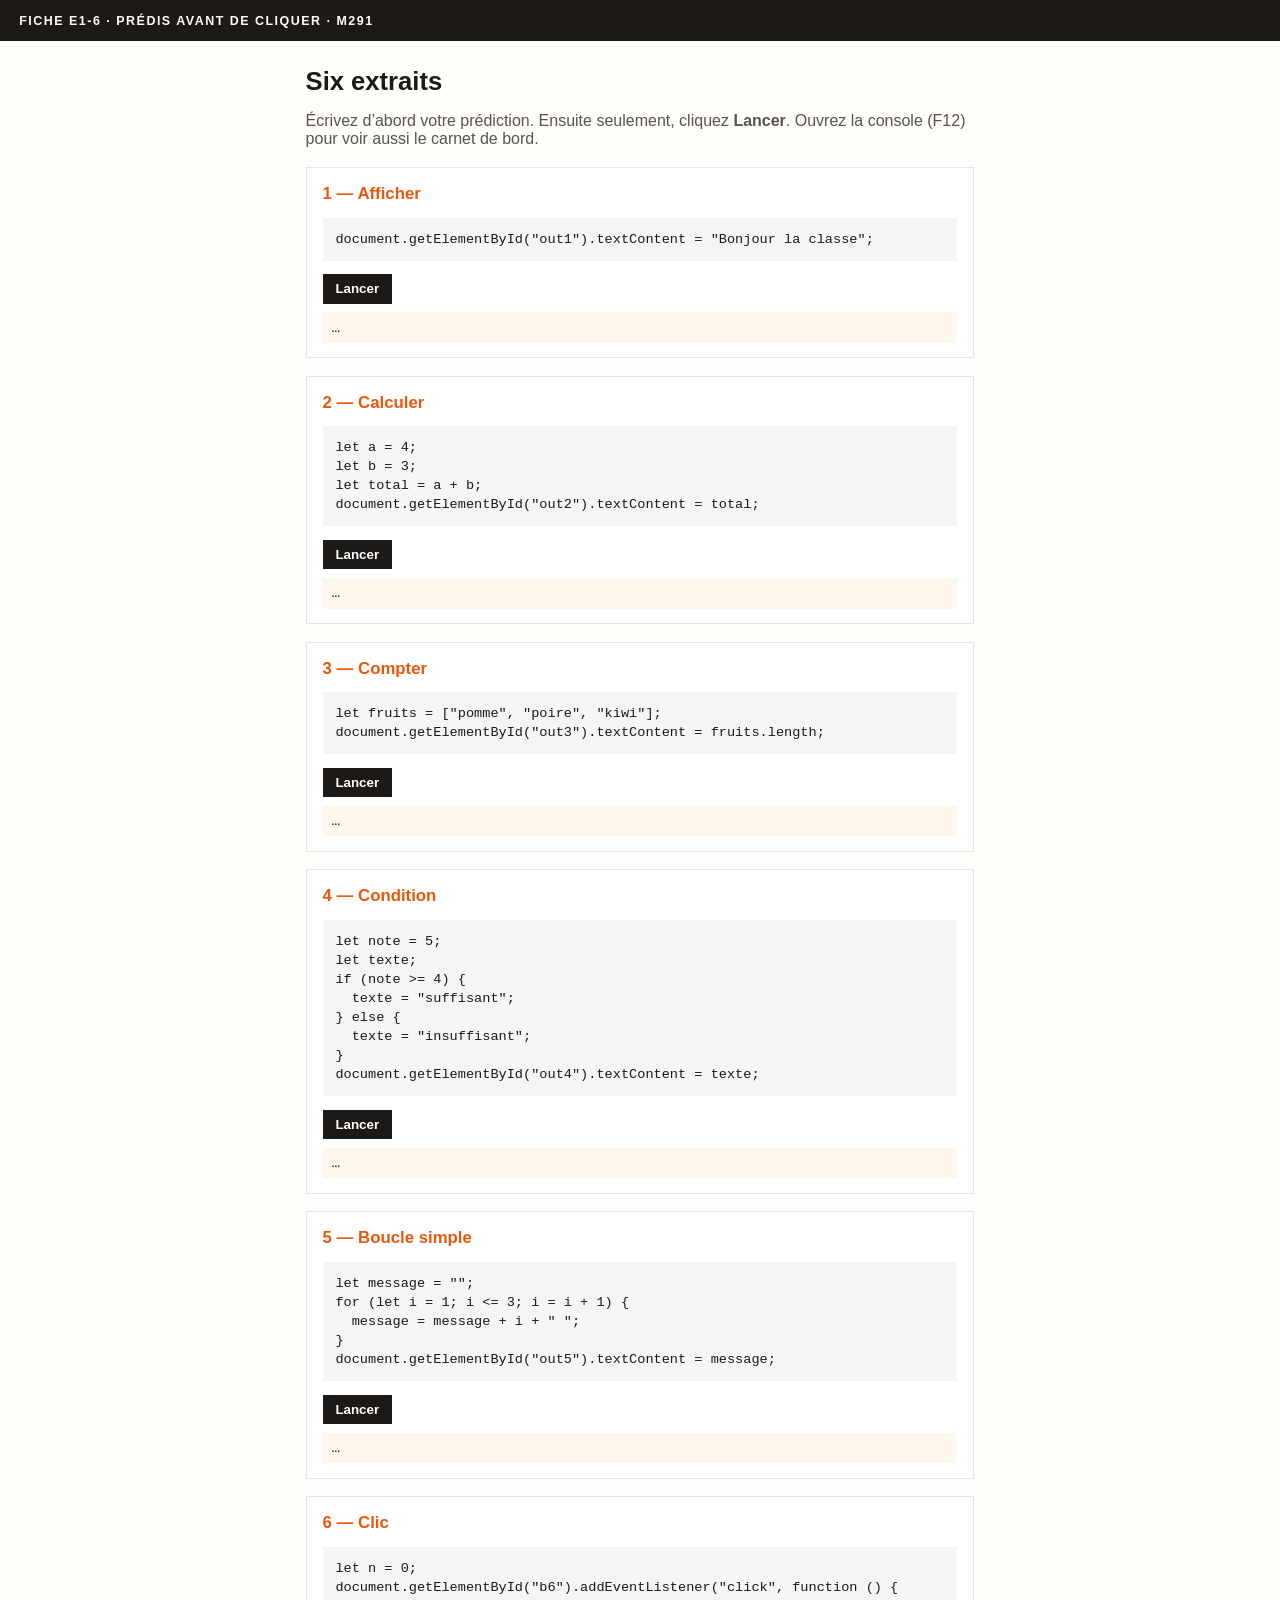
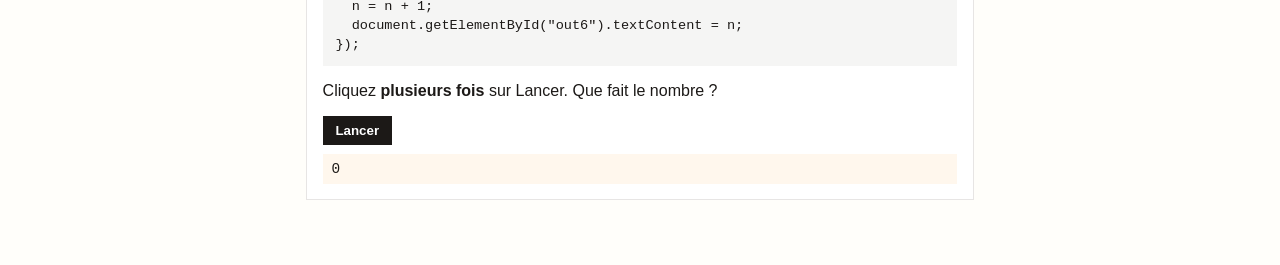
<file: semaine_3/ex_06/six-extraits.html>
<!DOCTYPE html>
<html lang="fr">
<head>
  <meta charset="utf-8">
  <meta name="viewport" content="width=device-width, initial-scale=1">
  <title>e1-6 — Prédis avant de cliquer</title>
  <style>
    :root { --ink:#1c1917; --band:#1c1917; --accent:#ea580c; --bg:#fffefa; --paper:#f5f5f4; }
    * { box-sizing: border-box; }
    body { margin:0; font-family: Arial, Helvetica, sans-serif; background:var(--bg); color:var(--ink); }
    header { background:var(--band); color:#fffefa; padding:0.85rem 1.2rem; letter-spacing:.12em; text-transform:uppercase; font-size:.78rem; font-weight:700; }
    main { max-width: 44rem; margin:0 auto; padding:1.4rem 1.1rem 3rem; }
    h1 { font-size:1.6rem; margin:.2rem 0 0.6rem; }
    .lead { color:#57534e; margin-bottom:1.2rem; }
    article { background:#fff; border:1px solid #e7e5e4; margin:0 0 1.1rem; padding:1rem 1rem 0.9rem; }
    article h2 { margin:0 0 .4rem; font-size:1.05rem; color:var(--accent); }
    pre { background:var(--paper); padding:.75rem .8rem; overflow:auto; font-size:.85rem; line-height:1.4; }
    button { background:var(--band); color:#fff; border:0; padding:.45rem .8rem; font-weight:700; cursor:pointer; }
    button:hover { background:var(--accent); }
    .out { min-height:1.4rem; margin:.55rem 0 0; padding:.45rem .55rem; background:#fff7ed; font-family: ui-monospace, monospace; font-size:.9rem; }
  </style>
</head>
<body>
  <header>Fiche e1-6 · Prédis avant de cliquer · M291</header>
  <main>
    <h1>Six extraits</h1>
    <p class="lead">Écrivez d’abord votre prédiction. Ensuite seulement, cliquez <strong>Lancer</strong>. Ouvrez la console (F12) pour voir aussi le carnet de bord.</p>

    <article>
      <h2>1 — Afficher</h2>
      <pre>document.getElementById("out1").textContent = "Bonjour la classe";</pre>
      <button type="button" id="b1">Lancer</button>
      <div class="out" id="out1">…</div>
    </article>

    <article>
      <h2>2 — Calculer</h2>
      <pre>let a = 4;
let b = 3;
let total = a + b;
document.getElementById("out2").textContent = total;</pre>
      <button type="button" id="b2">Lancer</button>
      <div class="out" id="out2">…</div>
    </article>

    <article>
      <h2>3 — Compter</h2>
      <pre>let fruits = ["pomme", "poire", "kiwi"];
document.getElementById("out3").textContent = fruits.length;</pre>
      <button type="button" id="b3">Lancer</button>
      <div class="out" id="out3">…</div>
    </article>

    <article>
      <h2>4 — Condition</h2>
      <pre>let note = 5;
let texte;
if (note >= 4) {
  texte = "suffisant";
} else {
  texte = "insuffisant";
}
document.getElementById("out4").textContent = texte;</pre>
      <button type="button" id="b4">Lancer</button>
      <div class="out" id="out4">…</div>
    </article>

    <article>
      <h2>5 — Boucle simple</h2>
      <pre>let message = "";
for (let i = 1; i <= 3; i = i + 1) {
  message = message + i + " ";
}
document.getElementById("out5").textContent = message;</pre>
      <button type="button" id="b5">Lancer</button>
      <div class="out" id="out5">…</div>
    </article>

    <article>
      <h2>6 — Clic</h2>
      <pre>let n = 0;
document.getElementById("b6").addEventListener("click", function () {
  n = n + 1;
  document.getElementById("out6").textContent = n;
});</pre>
      <p>Cliquez <strong>plusieurs fois</strong> sur Lancer. Que fait le nombre ?</p>
      <button type="button" id="b6">Lancer</button>
      <div class="out" id="out6">0</div>
    </article>
  </main>
  <script>
    document.getElementById("b1").addEventListener("click", function () {
      document.getElementById("out1").textContent = "Bonjour la classe";
      console.log("extrait 1 : texte affiché");
    });
    document.getElementById("b2").addEventListener("click", function () {
      let a = 4;
      let b = 3;
      let total = a + b;
      document.getElementById("out2").textContent = total;
      console.log("extrait 2 :", total);
    });
    document.getElementById("b3").addEventListener("click", function () {
      let fruits = ["pomme", "poire", "kiwi"];
      document.getElementById("out3").textContent = fruits.length;
      console.log("extrait 3 :", fruits.length);
    });
    document.getElementById("b4").addEventListener("click", function () {
      let note = 5;
      let texte;
      if (note >= 4) {
        texte = "suffisant";
      } else {
        texte = "insuffisant";
      }
      document.getElementById("out4").textContent = texte;
      console.log("extrait 4 :", texte);
    });
    document.getElementById("b5").addEventListener("click", function () {
      let message = "";
      for (let i = 1; i <= 3; i = i + 1) {
        message = message + i + " ";
      }
      document.getElementById("out5").textContent = message;
      console.log("extrait 5 :", message);
    });
    let n = 0;
    document.getElementById("b6").addEventListener("click", function () {
      n = n + 1;
      document.getElementById("out6").textContent = n;
      console.log("extrait 6 :", n);
    });
  </script>
</body>
</html>
</file>
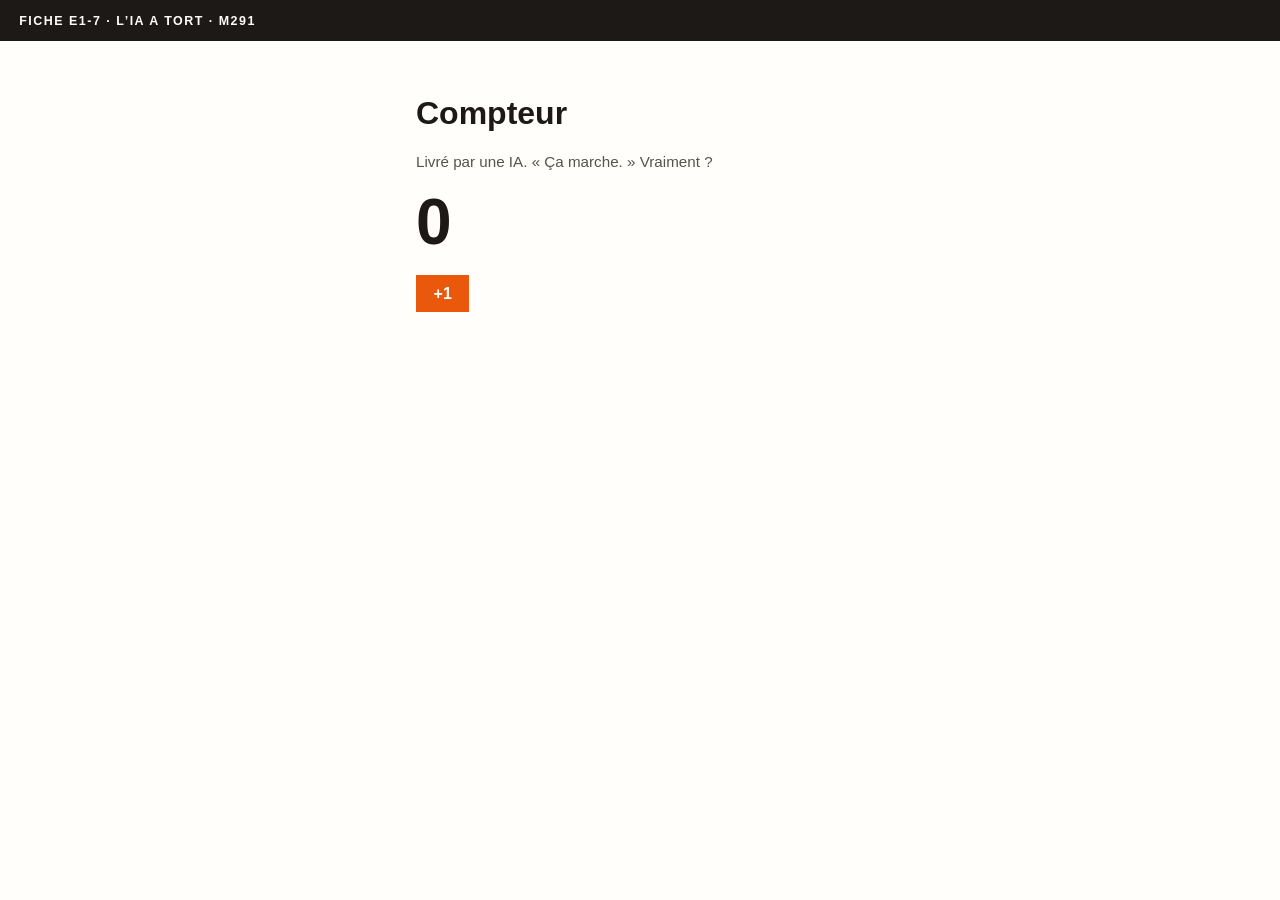
<file: semaine_3/ex_07/compteur.html>
<!DOCTYPE html>
<html lang="fr">
<head>
  <meta charset="utf-8">
  <meta name="viewport" content="width=device-width, initial-scale=1">
  <title>Compteur — e1-7 (version livrée par l’IA)</title>
  <style>
    body { font-family: Arial, Helvetica, sans-serif; background:#fffefa; color:#1c1917; margin:0; }
    header { background:#1c1917; color:#fffefa; padding:.85rem 1.2rem; letter-spacing:.12em; text-transform:uppercase; font-size:.78rem; font-weight:700; }
    main { max-width: 28rem; margin:0 auto; padding:2rem 1.1rem; }
    .count { font-size: 4rem; font-weight:700; margin:.4rem 0 1rem; }
    button { background:#ea580c; color:#fff; border:0; padding:.6rem 1.1rem; font-size:1rem; font-weight:700; cursor:pointer; }
    .note { color:#57534e; font-size:.95rem; }
  </style>
</head>
<body>
  <header>Fiche e1-7 · L’IA a tort · M291</header>
  <main>
    <h1>Compteur</h1>
    <p class="note">Livré par une IA. « Ça marche. » Vraiment ?</p>
    <p class="count" id="affiche">0</p>
    <button type="button" id="plus">+1</button>
  </main>
  <script>
    // Boîte « n » : le vrai compteur, en mémoire.
    let n = 0;

    const bouton = document.getElementById("plus");

    bouton.addEventListener("click", function () {
      n = n + 1;
      const affiche = document.getElementById("affiche");
      affiche.textContent = n;
      console.log("n vaut maintenant", n);
    });
  </script>
</body>
</html>
</file>
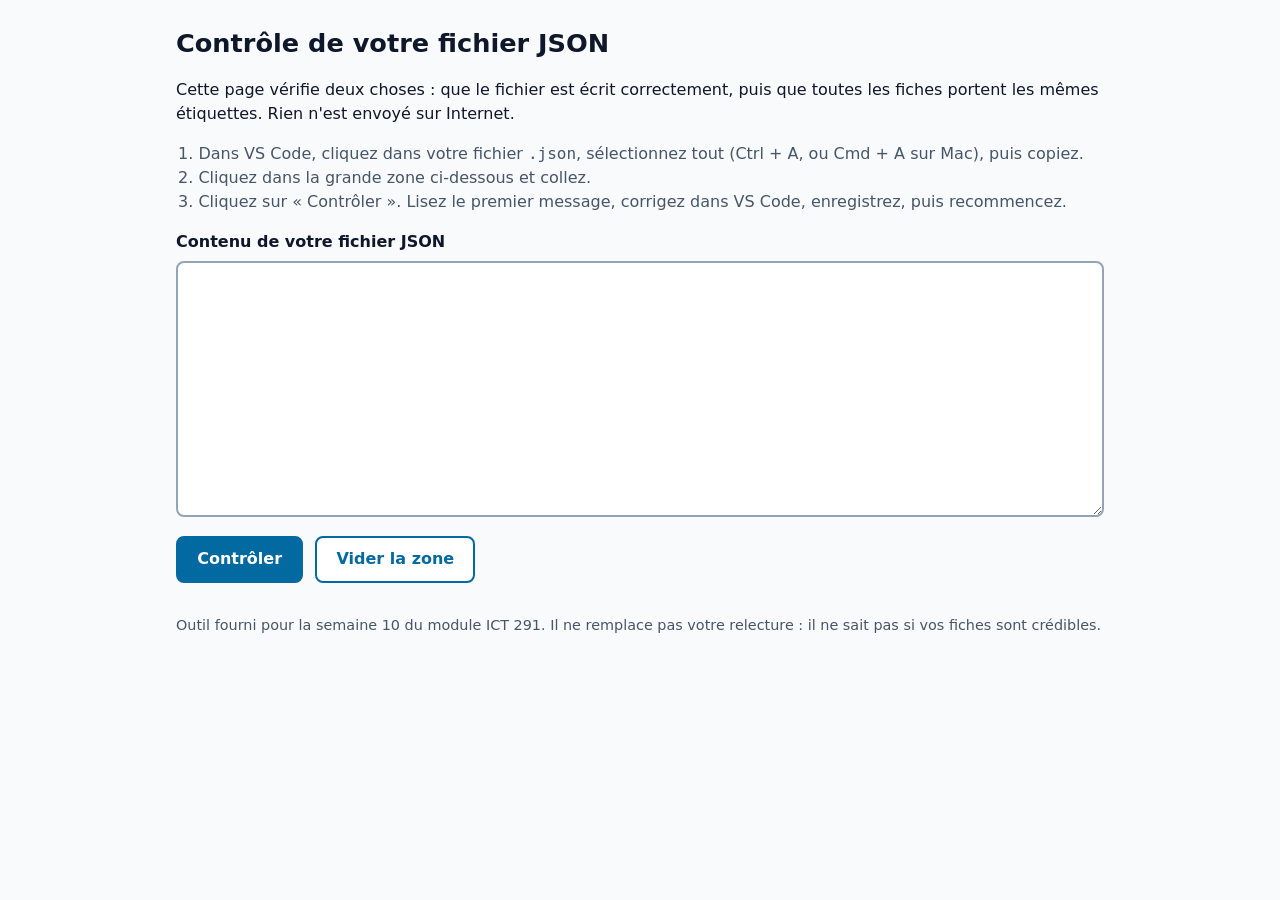
<file: semaine_11/3-dans-votre-projet/depart/controle-json.html>
<!DOCTYPE html>
<html lang="fr">
<head>
  <meta charset="utf-8">
  <meta name="viewport" content="width=device-width, initial-scale=1">
  <title>Contrôle JSON — ICT 291</title>
  <link rel="icon" href="data:,">
  <style>
    :root {
      --fond: #f8fafc;
      --encre: #0f172a;
      --discret: #475569;
      --accent: #0369a1;
      --ok: #166534;
      --ok-fond: #dcfce7;
      --erreur: #b91c1c;
      --erreur-fond: #fee2e2;
      --alerte: #92400e;
      --alerte-fond: #fef3c7;
    }
    * { box-sizing: border-box; }
    body {
      margin: 0;
      font-family: system-ui, -apple-system, "Segoe UI", sans-serif;
      background: var(--fond);
      color: var(--encre);
      line-height: 1.5;
    }
    main { max-width: 60rem; margin: 0 auto; padding: 1.5rem 1rem 3rem; }
    h1 { font-size: 1.6rem; margin: 0 0 .5rem; }
    h2 { font-size: 1.15rem; margin: 1.5rem 0 .5rem; }
    ol.mode { padding-left: 1.4rem; color: var(--discret); }
    label { display: block; font-weight: 600; margin: 1rem 0 .4rem; }
    textarea {
      width: 100%;
      min-height: 16rem;
      font: 0.95rem/1.4 ui-monospace, "SF Mono", Menlo, Consolas, monospace;
      padding: .75rem;
      border: 2px solid #94a3b8;
      border-radius: 8px;
      background: #fff;
      color: var(--encre);
      resize: vertical;
    }
    .actions { display: flex; flex-wrap: wrap; gap: .75rem; margin-top: .75rem; }
    button {
      min-height: 44px;
      min-width: 44px;
      padding: .6rem 1.2rem;
      font: inherit;
      font-weight: 600;
      border-radius: 8px;
      border: 2px solid var(--accent);
      cursor: pointer;
    }
    #controler { background: var(--accent); color: #fff; }
    #effacer { background: #fff; color: var(--accent); }
    button:focus-visible, textarea:focus-visible {
      outline: 3px solid var(--encre);
      outline-offset: 2px;
    }
    .bilan { margin-top: 1.25rem; padding: 1rem; border-radius: 8px; border-left: 6px solid; }
    .bilan p { margin: .25rem 0; }
    .bilan.ok { background: var(--ok-fond); border-color: var(--ok); }
    .bilan.erreur { background: var(--erreur-fond); border-color: var(--erreur); }
    .bilan.alerte { background: var(--alerte-fond); border-color: var(--alerte); }
    .verdict { font-weight: 700; font-size: 1.1rem; }
    pre.extrait {
      margin: .5rem 0;
      padding: .5rem;
      background: #fff;
      border-radius: 6px;
      overflow-x: auto;
      white-space: pre;
      font: 0.9rem/1.4 ui-monospace, Menlo, Consolas, monospace;
    }
    ul.remarques { padding-left: 1.2rem; }
    ul.remarques li { margin: .3rem 0; overflow-wrap: anywhere; }
    .tableau-scroll { overflow-x: auto; }
    table { border-collapse: collapse; width: 100%; background: #fff; }
    th, td { text-align: left; padding: .4rem .6rem; border-bottom: 1px solid #cbd5e1; vertical-align: top; overflow-wrap: break-word; }
    th:first-child, td:first-child, th:nth-child(2), td:nth-child(2) { white-space: nowrap; }
    td code, td { font-size: .95rem; }
    @media (max-width: 30rem) { th, td { padding: .35rem .4rem; font-size: .85rem; } }
    th { background: #e2e8f0; }
    code { font-family: ui-monospace, Menlo, Consolas, monospace; }
    footer { margin-top: 2rem; color: var(--discret); font-size: .9rem; }
  </style>
</head>
<body>
<main>
  <h1>Contrôle de votre fichier JSON</h1>
  <p>Cette page vérifie deux choses : que le fichier est écrit correctement, puis que toutes les fiches portent les mêmes étiquettes. Rien n'est envoyé sur Internet.</p>
  <ol class="mode">
    <li>Dans VS Code, cliquez dans votre fichier <code>.json</code>, sélectionnez tout (Ctrl + A, ou Cmd + A sur Mac), puis copiez.</li>
    <li>Cliquez dans la grande zone ci-dessous et collez.</li>
    <li>Cliquez sur « Contrôler ». Lisez le premier message, corrigez dans VS Code, enregistrez, puis recommencez.</li>
  </ol>

  <label for="saisie">Contenu de votre fichier JSON</label>
  <textarea id="saisie" spellcheck="false" autocomplete="off" autocapitalize="off"></textarea>
  <div class="actions">
    <button type="button" id="controler">Contrôler</button>
    <button type="button" id="effacer">Vider la zone</button>
  </div>

  <section id="resultat" aria-live="polite"></section>

  <footer>Outil fourni pour la semaine 10 du module ICT 291. Il ne remplace pas votre relecture : il ne sait pas si vos fiches sont crédibles.</footer>
</main>

<script>
/* Petit analyseur JSON qui explique la première erreur en français,
   avec le numéro de ligne. Il suit la grammaire de la RFC 8259. */
function ErreurJson(message, pos) { this.message = message; this.pos = pos; }

function analyser(texte) {
  var i = 0;
  function voir() { return texte.charAt(i); }
  function blancs() { while (i < texte.length && " \t\n\r".indexOf(texte.charAt(i)) !== -1) i++; }
  function erreur(msg, pos) { throw new ErreurJson(msg, pos === undefined ? i : pos); }
  function decrire(c) {
    if (c === "") return "la fin du fichier";
    if (c === "'") return "une apostrophe '";
    if (c === ",") return "une virgule";
    if (c === "}") return "une accolade fermante }";
    if (c === "]") return "un crochet fermant ]";
    if (c === "{") return "une accolade ouvrante {";
    return "« " + c + " »";
  }
  function mot() {
    var debut = i;
    while (i < texte.length && /[A-Za-zÀ-ÿ0-9_$]/.test(texte.charAt(i))) i++;
    return texte.slice(debut, i);
  }
  function valeur() {
    blancs();
    var c = voir();
    if (c === "{") return objet();
    if (c === "[") return tableau();
    if (c === '"') return chaine();
    if (c === "-" || (c >= "0" && c <= "9")) return nombre();
    if (c === "'") erreur("Un texte doit être entre guillemets doubles \"…\". Vous avez utilisé une apostrophe '.");
    if (c === "“" || c === "”" || c === "«") erreur("Guillemets typographiques (“ ” ou « ») : JSON n'accepte que le guillemet droit \" du clavier. Remplacez-les.");
    if (c === "`") erreur("Le texte commence par ``` : ce sont les marques de code ajoutées par l'IA. Supprimez ces lignes en haut et en bas, gardez seulement [ … ].");
    if (c === "") erreur("Le fichier s'arrête alors qu'une valeur est attendue. Il manque probablement la fin du fichier.");
    if (/[A-Za-zÀ-ÿ]/.test(c)) {
      var debut = i, m = mot();
      if (m === "true" || m === "false" || m === "null") return m === "true" ? true : (m === "false" ? false : null);
      if (m.toLowerCase() === "true" || m.toLowerCase() === "false")
        erreur("« " + m + " » : vrai et faux s'écrivent en minuscules et sans guillemets : true ou false.", debut);
      erreur("« " + m + " » n'est ni un nombre, ni true, ni false. Si c'est du texte, mettez-le entre guillemets doubles \"…\".", debut);
    }
    erreur("Une valeur est attendue ici, mais il y a " + decrire(c) + ".");
  }
  function chaine() {
    var debut = i; i++;
    while (i < texte.length) {
      var c = texte.charAt(i);
      if (c === '"') { i++; return JSON.parse(texte.slice(debut, i)); }
      if (c === "\\") { i += 2; continue; }
      if (c === "\n") erreur("Ce texte n'est pas refermé : il manque le guillemet \" de fin sur cette ligne.", debut);
      i++;
    }
    erreur("Ce texte n'est jamais refermé : il manque un guillemet \".", debut);
  }
  function nombre() {
    var debut = i;
    var m = /^-?(0|[1-9][0-9]*)(\.[0-9]+)?([eE][+-]?[0-9]+)?/.exec(texte.slice(i));
    if (!m) erreur("Nombre mal écrit.");
    /* 0791234567 ou 01200 : un 0 suivi d'un chiffre, c'est un numéro, pas un nombre. */
    if (m[1] === "0" && /[0-9]/.test(texte.charAt(i + m[0].length)))
      erreur("Un numéro de téléphone ou un NPA est un texte : mettez-le entre guillemets doubles.", debut);
    i += m[0].length;
    return Number(texte.slice(debut, i));
  }
  function objet() {
    var debutObjet = i, o = {};
    i++; blancs();
    if (voir() === "}") { i++; return o; }
    while (true) {
      blancs();
      var c = voir();
      if (c === "}") erreur("Virgule en trop : il y a une virgule juste avant cette accolade }. Après la dernière étiquette d'une fiche, pas de virgule.", derniereVirgule);
      if (c === "'") erreur("Une étiquette doit être entre guillemets doubles \"…\". Vous avez utilisé une apostrophe '.");
      if (c === "“" || c === "”" || c === "«") erreur("Guillemets typographiques (“ ” ou « ») : JSON n'accepte que le guillemet droit \" du clavier. Remplacez-les.");
      if (c !== '"') {
        if (/[A-Za-zÀ-ÿ_]/.test(c)) { var d = i, m = mot(); erreur("L'étiquette « " + m + " » n'a pas de guillemets. Écrivez \"" + m + "\".", d); }
        if (c === "") erreur("Le fichier s'arrête avant la fin d'une fiche : l'accolade { ouverte ici n'est jamais refermée.", debutObjet);
        erreur("Une étiquette entre guillemets doubles est attendue, mais il y a " + decrire(c) + ".");
      }
      var cle = chaine();
      blancs();
      if (voir() !== ":") erreur("Après l'étiquette \"" + cle + "\", il faut deux-points : avant la valeur.");
      i++;
      o[cle] = valeur();
      blancs();
      c = voir();
      if (c === "," && typeof o[cle] === "number" && /[0-9]/.test(texte.charAt(i + 1)))
        erreur("Les décimales s'écrivent avec un point, pas une virgule : 12.50 et non 12,50.");
      if (c === ",") { var derniereVirgule = i; i++; continue; }
      if (c === "}") { i++; return o; }
      if (c === '"') erreur("Il manque une virgule entre deux étiquettes : ajoutez-la à la fin de la ligne précédente.", finPrecedente());
      if (c === "") erreur("Le fichier s'arrête avant la fin d'une fiche : l'accolade { ouverte ici n'est jamais refermée.", debutObjet);
      erreur("Après une valeur, il faut une virgule (étiquette suivante) ou } (fin de la fiche). Il y a " + decrire(c) + ".");
    }
  }
  function tableau() {
    var debutTab = i, t = [];
    i++; blancs();
    if (voir() === "]") { i++; return t; }
    while (true) {
      blancs();
      if (voir() === "]") erreur("Virgule en trop : il y a une virgule juste avant ce crochet ]. Après la dernière fiche, pas de virgule.", derniereVirgule);
      t.push(valeur());
      blancs();
      var c = voir();
      if (c === ",") { var derniereVirgule = i; i++; continue; }
      if (c === "]") { i++; return t; }
      if (c === "{") erreur("Il manque une virgule entre deux fiches : ajoutez-la après l'accolade } de la fiche précédente.", finPrecedente());
      if (c === "") erreur("Le fichier s'arrête avant la fin : le crochet [ ouvert ici n'est jamais refermé. Ajoutez ] tout à la fin.", debutTab);
      erreur("Après une fiche, il faut une virgule (fiche suivante) ou ] (fin de la pile). Il y a " + decrire(c) + ".");
    }
  }
  function finPrecedente() {
    var j = i - 1;
    while (j > 0 && " \t\n\r".indexOf(texte.charAt(j)) !== -1) j--;
    return j;
  }
  blancs();
  if (texte.trim() === "") erreur("La zone est vide. Collez le contenu de votre fichier.");
  var resultat = valeur();
  blancs();
  if (i < texte.length && texte.charAt(i) === "`") erreur("Après le ] final, il reste ``` : la marque de code de l'IA. Supprimez-la.");
  if (i < texte.length) erreur("Du texte continue après la fin du fichier. Un fichier JSON contient une seule pile [ … ]. Il y a " + decrire(voir()) + ".");
  return resultat;
}

function positionLigne(texte, pos) {
  var avant = texte.slice(0, pos).split("\n");
  return { ligne: avant.length, colonne: avant[avant.length - 1].length + 1 };
}

/* Étiquettes de numéros : mots entiers, pour ne pas attraper « tel » dans « hotel ». */
var MOTS_NUMERO = ["tel", "telephone", "phone", "natel", "mobile", "portable", "fax", "npa", "cp", "postal", "codepostal", "zip", "code", "numero", "num", "no", "iban", "avs", "localite"];
function estEtiquetteNumero(c) {
  var mots = c.normalize("NFD").replace(/[\u0300-\u036f]/g, "")
    .replace(/([a-z0-9])([A-Z])/g, "$1 $2").toLowerCase().split(/[^a-z]+/);
  return mots.some(function (m) { return MOTS_NUMERO.indexOf(m) !== -1; });
}

function verifierValeur(f, n, c, remarques) {
  var v = f[c];
  if (v === "true" || v === "false") remarques.push(nomDeFiche(f, n) + " : \"" + c + "\" vaut \"" + v + "\" entre guillemets. C'est du texte. Écrivez " + v + " sans guillemets.");
  /* Pas de 0 au début, pas d'espace : "079 555 12 34" ou "0123" restent du texte. */
  /* Une étiquette de numéro (telephone, npa, code…) garde aussi ses guillemets. */
  else if (typeof v === "string" && /^-?(0|[1-9][0-9]*)(\.[0-9]+)?$/.test(v) && !estEtiquetteNumero(c))
    remarques.push(nomDeFiche(f, n) + " : \"" + c + "\" vaut \"" + v + "\" entre guillemets. Si c'est une quantité (un prix, un nombre de pages), écrivez " + v + " sans guillemets. Un numéro (téléphone, NPA) reste du texte : gardez les guillemets.");
  else if (typeof v === "string" && v.trim() === "") remarques.push(nomDeFiche(f, n) + " : \"" + c + "\" est vide.");
}

function typeDe(v) {
  if (Array.isArray(v)) return "liste";
  if (v === null) return "vide (null)";
  if (typeof v === "boolean") return "vrai/faux";
  if (typeof v === "number") return "nombre";
  if (typeof v === "string") return "texte";
  return "fiche dans la fiche";
}

function el(tag, classe, texte) {
  var e = document.createElement(tag);
  if (classe) e.className = classe;
  if (texte !== undefined) e.textContent = texte;
  return e;
}

function nomDeFiche(f, n) {
  var nom = f && (f.nom || f.titre || f.objet);
  return "fiche " + n + (typeof nom === "string" ? " (" + nom + ")" : "");
}

function controler() {
  var texte = document.getElementById("saisie").value;
  var zone = document.getElementById("resultat");
  zone.textContent = "";
  var bilan;
  var donnees;

  if (texte.trim() === "") {
    bilan = el("div", "bilan alerte");
    bilan.appendChild(el("p", "verdict", "La zone est vide : collez d'abord tout le contenu de votre fichier JSON, puis cliquez sur « Contrôler »."));
    zone.appendChild(bilan);
    return;
  }

  try {
    donnees = analyser(texte);
    JSON.parse(texte); /* double sécurité : le navigateur doit être d'accord */
  } catch (e) {
    bilan = el("div", "bilan erreur");
    bilan.appendChild(el("p", "verdict", "À corriger : le fichier n'est pas du JSON valide."));
    if (e instanceof ErreurJson) {
      var p = positionLigne(texte, e.pos);
      bilan.appendChild(el("p", null, "Ligne " + p.ligne + ", colonne " + p.colonne + " : " + e.message));
      var lignes = texte.split("\n");
      var extrait = [];
      for (var n = Math.max(1, p.ligne - 1); n <= Math.min(lignes.length, p.ligne + 1); n++) {
        extrait.push((n === p.ligne ? "→ " : "  ") + String(n).padStart(3, " ") + " | " + lignes[n - 1]);
      }
      bilan.appendChild(el("pre", "extrait", extrait.join("\n")));
      bilan.appendChild(el("p", null, "Dans VS Code, appuyez sur Ctrl + G (Ctrl aussi sur Mac), tapez " + p.ligne + ", puis Entrée : le curseur va à cette ligne."));
    } else {
      bilan.appendChild(el("p", null, "Message du navigateur : " + e.message));
    }
    zone.appendChild(bilan);
    return;
  }

  var remarques = [];
  var ficheSeule = typeof donnees === "object" && donnees !== null && !Array.isArray(donnees);
  var intro = "Le fichier est du JSON valide. Les fiches ont les mêmes étiquettes, mais vérifiez ces valeurs :";
  var differences = false;
  if (ficheSeule) {
    intro = "Le fichier est du JSON valide, mais c'est une fiche seule { … }, pas une pile de fiches :";
    remarques.push("Le fichier commence par { : il contient une seule fiche. Pour une pile, entourez vos fiches de crochets [ … ] et séparez-les par des virgules.");
    Object.keys(donnees).forEach(function (c) { verifierValeur(donnees, 1, c, remarques); });
  } else if (!Array.isArray(donnees)) {
    intro = "Le fichier est du JSON valide, mais ce n'est pas une pile de fiches :";
    remarques.push("Le fichier ne commence pas par [ : ce n'est pas une pile de fiches. Entourez vos fiches de crochets [ … ].");
  } else if (donnees.length === 0) {
    intro = "Le fichier est du JSON valide, mais la pile est vide :";
    remarques.push("La pile est vide : [ ] ne contient aucune fiche.");
  } else {
    var reference = donnees[0];
    if (typeof reference !== "object" || reference === null || Array.isArray(reference)) {
      intro = "Le fichier est du JSON valide, mais la pile ne contient pas que des fiches :";
      remarques.push("La première valeur de la pile n'est pas une fiche { … }.");
    } else {
      var cles = Object.keys(reference);
      var ids = {};
      donnees.forEach(function (f, index) {
        var n = index + 1;
        if (typeof f !== "object" || f === null || Array.isArray(f)) {
          differences = true;
          remarques.push("La valeur n° " + n + " de la pile n'est pas une fiche { … }.");
          return;
        }
        cles.forEach(function (c) {
          if (!(c in f)) differences = true;
          if (!(c in f)) remarques.push(nomDeFiche(f, n) + " : l'étiquette \"" + c + "\" manque (elle existe dans la fiche 1).");
          else if (typeDe(f[c]) !== typeDe(reference[c]) && (differences = true))
            remarques.push(nomDeFiche(f, n) + " : \"" + c + "\" est de type " + typeDe(f[c]) + ", alors qu'il est de type " + typeDe(reference[c]) + " dans la fiche 1.");
        });
        Object.keys(f).forEach(function (c) {
          if (cles.indexOf(c) === -1 && (differences = true)) remarques.push(nomDeFiche(f, n) + " : l'étiquette \"" + c + "\" n'existe pas dans la fiche 1. Faute de frappe ?");
          verifierValeur(f, n, c, remarques);
        });
        if ("id" in f) {
          /* "1" (texte) et 1 (nombre) ne sont pas le même id : l'écart de type est signalé à part. */
          var cleId = typeof f.id + ":" + JSON.stringify(f.id);
          if (ids[cleId]) remarques.push(nomDeFiche(f, n) + " : l'id " + f.id + " est déjà utilisé par la fiche " + ids[cleId] + ". Chaque fiche a son propre id.");
          else ids[cleId] = n;
        }
      });
      if (differences) intro = "Le fichier est du JSON valide. Les fiches ne sont pas encore toutes pareilles :";
      else if (donnees.length === 1) intro = "Le fichier est du JSON valide. La pile n'a qu'une fiche : rien à comparer, mais vérifiez ces valeurs :";
      else if (remarques.some(function (r) { return r.indexOf("est déjà utilisé") !== -1; }))
        intro = "Le fichier est du JSON valide et les fiches ont les mêmes étiquettes, mais vérifiez ces points :";
    }
  }

  bilan = el("div", remarques.length ? "bilan alerte" : "bilan ok");
  if (remarques.length) {
    bilan.appendChild(el("p", "verdict", "Écriture correcte, mais " + remarques.length + " point" + (remarques.length > 1 ? "s" : "") + " à vérifier."));
    bilan.appendChild(el("p", null, intro));
    var ul = el("ul", "remarques");
    remarques.slice(0, 15).forEach(function (r) { ul.appendChild(el("li", null, r)); });
    if (remarques.length > 15) ul.appendChild(el("li", null, "… et " + (remarques.length - 15) + " autres. Corrigez les premiers, puis recommencez."));
    bilan.appendChild(ul);
  } else {
    bilan.appendChild(el("p", "verdict", donnees.length > 1
      ? "Valide : " + donnees.length + " fiches, toutes avec les mêmes étiquettes."
      : "Valide : 1 fiche. Ajoutez une deuxième fiche pour comparer les étiquettes."));
  }
  zone.appendChild(bilan);

  if (ficheSeule) donnees = [donnees];
  if (Array.isArray(donnees) && donnees.length && typeof donnees[0] === "object" && donnees[0] !== null && !Array.isArray(donnees[0])) {
    zone.appendChild(el("h2", null, ficheSeule ? "Vos étiquettes (fiche seule)" : "Vos étiquettes (d'après la fiche 1)"));
    var bloc = el("div", "tableau-scroll");
    var table = el("table");
    var tete = el("tr");
    ["Étiquette", "Type", "Exemple (fiche 1)", "Valeurs différentes"].forEach(function (t) { tete.appendChild(el("th", null, t)); });
    var thead = el("thead"); thead.appendChild(tete); table.appendChild(thead);
    var tbody = el("tbody");
    Object.keys(donnees[0]).forEach(function (c) {
      var tr = el("tr");
      tr.appendChild(el("td", null, c));
      tr.appendChild(el("td", null, typeDe(donnees[0][c])));
      tr.appendChild(el("td", null, JSON.stringify(donnees[0][c])));
      var vues = {};
      donnees.forEach(function (f) { if (f && typeof f === "object" && c in f) vues[JSON.stringify(f[c])] = (vues[JSON.stringify(f[c])] || 0) + 1; });
      var resume;
      if (typeof donnees[0][c] === "boolean") resume = "true : " + (vues["true"] || 0) + " · false : " + (vues["false"] || 0);
      else resume = Object.keys(vues).length + " sur " + donnees.length + (donnees.length > 1 ? " fiches" : " fiche");
      tr.appendChild(el("td", null, resume));
      tbody.appendChild(tr);
    });
    table.appendChild(tbody);
    bloc.appendChild(table);
    zone.appendChild(bloc);
  }
}

document.getElementById("controler").addEventListener("click", controler);
document.getElementById("effacer").addEventListener("click", function () {
  document.getElementById("saisie").value = "";
  document.getElementById("resultat").textContent = "";
  document.getElementById("saisie").focus();
});
</script>
</body>
</html>
</file>
<file: site/style.css>
/* ==========================================================
   Yumnote — feuille de style
   Mobile first (390 px) · variante 3 « gourmande & vibrante »
   Contrastes vérifiés WCAG 2.2 AA (voir Yumnote_var3_modifications_WCAG.md)

   Les couleurs de :root sont les valeurs par défaut (thème « Gourmande »).
   app.js les remplace par celles du thème choisi dans theme.json.
   ========================================================== */

:root {
  /* Palette (clés correspondantes dans theme.json) */
  --ink: #111111;        /* texte */
  --blanc: #FFFFFF;      /* surface */
  --g9: #04342C;         /* fond-sombre */
  --g8: #0B5240;         /* principal */
  --g7: #0F6E56;         /* principal-vif */
  --m1: #E1F5EE;         /* teinte-claire */
  --m3: #9FE1CB;         /* teinte-moyenne */
  --c3: #F0997B;         /* accent-clair */
  --c7: #B8421C;         /* accent-fonce */
  --nav-inactif: #C8EFE0; /* nav-inactif */
  --voile: rgba(11, 82, 64, 0.55); /* voile */

  /* Formes et tailles */
  --rayon-l: 20px;
  --rayon-m: 14px;
  --cible: 48px;

  /* Focus clavier : double anneau blanc + vert vif (6,2:1 entre les deux bandes,
     donc visible sur n'importe quel fond, sans noir) */
  --focus: 0 0 0 3px var(--blanc), 0 0 0 6px var(--g7);
}

*,
*::before,
*::after {
  box-sizing: border-box;
}

html {
  -webkit-text-size-adjust: 100%;
}

body {
  margin: 0;
  background: var(--m1);
  color: var(--ink);
  font: 16px/1.5 system-ui, -apple-system, "Segoe UI", Roboto, sans-serif;
}

h1,
h2 {
  margin: 0;
  line-height: 1.25;
  color: var(--ink);
}

h1 { font-size: 24px; font-weight: 700; }
h2 { font-size: 18px; font-weight: 600; }

p { margin: 0; }

ul,
ol { margin: 0; padding: 0; }

/* ---------- Utilitaires ---------- */

.sr-only {
  position: absolute;
  width: 1px;
  height: 1px;
  margin: -1px;
  padding: 0;
  overflow: hidden;
  clip: rect(0 0 0 0);
  white-space: nowrap;
  border: 0;
}

.skip {
  position: absolute;
  left: 8px;
  top: -100px;
  z-index: 20;
  padding: 12px 16px;
  border-radius: var(--rayon-m);
  background: var(--g8);
  color: var(--blanc);
  font-weight: 600;
  text-decoration: none;
}

.skip:focus {
  top: 8px;
}

/* ---------- Focus clavier ---------- */

a:focus-visible,
button:focus-visible,
input:focus-visible,
textarea:focus-visible,
summary:focus-visible {
  outline: 3px solid transparent; /* visible en mode contraste élevé */
  box-shadow: var(--focus);
}

/* ---------- Icônes ---------- */

.ico {
  display: inline-flex;
}

.ico svg {
  display: block;
  width: 24px;
  height: 24px;
  fill: none;
  stroke: currentColor;
  stroke-width: 2;
  stroke-linecap: round;
  stroke-linejoin: round;
}

.tag .ico svg,
.chip .ico svg {
  width: 16px;
  height: 16px;
}

[aria-pressed="true"] > .ico svg {
  fill: currentColor;
}

/* ---------- Structure de page ---------- */

.app {
  display: flex;
  flex-direction: column;
  max-width: 480px;
  min-height: 100vh;
  min-height: 100dvh;
  margin: 0 auto;
  background: var(--blanc);
}

@media (min-width: 520px) {
  .app {
    border-inline: 1px solid #8a8a8a;
  }
}

.hd {
  position: sticky;
  top: 0;
  z-index: 5;
  display: flex;
  align-items: center;
  justify-content: space-between;
  min-height: 64px;
  padding: 0 8px 0 16px;
  background: var(--g8);
}

.brand {
  display: flex;
  align-items: center;
  gap: 8px;
  min-height: var(--cible);
  margin: 0;
  padding-right: 8px;
  color: var(--blanc);
  font-size: 20px;
  font-weight: 700;
  text-decoration: none;
}

.brand .ico svg {
  width: 28px;
  height: 28px;
}

.hd__actions {
  display: flex;
  gap: 4px;
}

.ib {
  position: relative;
  display: flex;
  align-items: center;
  justify-content: center;
  width: var(--cible);
  height: var(--cible);
  border-radius: 50%;
  color: var(--blanc);
  text-decoration: none;
}

/* Page courante dans l'en-tête : fond plus foncé et petit repère sous l'icône */
.ib[aria-current="page"] {
  background: var(--g9);
}

.ib[aria-current="page"]::after {
  content: "";
  position: absolute;
  right: 12px;
  bottom: 4px;
  left: 12px;
  height: 3px;
  border-radius: 2px;
  background: var(--m3);
}

.mn {
  flex: 1;
  padding: 16px;
}

.mn > h1:not(.sr-only) {
  margin: 0 0 12px;
}

/* ---------- Navigation du bas ---------- */

.nv {
  position: sticky;
  bottom: 0;
  z-index: 5;
  display: flex;
  padding-bottom: env(safe-area-inset-bottom, 0);
  background: var(--g9);
}

.nv a {
  display: flex;
  flex: 1;
  flex-direction: column;
  align-items: center;
  justify-content: center;
  gap: 2px;
  min-height: 64px;
  border-top: 4px solid transparent;
  color: var(--nav-inactif);
  font-size: 14px;
  text-decoration: none;
}

.nv a[aria-current="page"] {
  border-top-color: var(--m3);
  color: var(--blanc);
  font-weight: 600;
}

/* Bouton « + » du pied de page : page d'ajout de recette */
.nv a > .ico {
  margin: 4px 0;
}

.nv__rond {
  display: grid;
  place-items: center;
  width: 32px;
  height: 32px;
  border-radius: 50%;
  background: var(--m3);
  color: var(--g9);
}

.nv__rond .ico svg {
  width: 20px;
  height: 20px;
  stroke-width: 2.5;
}

/* ---------- Éléments communs : pastilles, visuels ---------- */

.chip {
  display: inline-flex;
  align-items: center;
  align-self: flex-start;
  gap: 6px;
  padding: 6px 12px;
  border-radius: 999px;
  font-size: 14px;
  font-weight: 600;
  color: var(--ink);
}

.chip--sombre { background: var(--g9); color: var(--blanc); }
.chip--menthe { background: var(--m3); }
.chip--corail { background: var(--c3); }

.tag {
  display: inline-flex;
  align-items: center;
  gap: 6px;
  padding: 3px 10px;
  border-radius: 999px;
  background: var(--blanc);
  color: var(--ink);
  font-size: 14px;
  font-weight: 500;
}

.tag .ico {
  color: var(--g8);
}

.etiquettes {
  display: flex;
  flex-wrap: wrap;
  gap: 6px;
}

.th {
  display: grid;
  flex-shrink: 0;
  place-items: center;
  width: 64px;
  height: 64px;
  border-radius: var(--rayon-m);
  background: var(--g7);
  font-size: 30px;
  line-height: 1;
}

.tt {
  display: block;
  margin-bottom: 6px;
  font-weight: 600;
}

.ton-corail { background: var(--c3); }
.ton-menthe { background: var(--m3); }
.ton-corail .im,
.ton-corail .th { background: var(--c7); }
.ton-menthe .im,
.ton-menthe .th { background: var(--g7); }

.vide {
  margin-top: 16px;
  padding: 16px;
  border-radius: 16px;
  background: var(--m1);
}

/* ---------- Boutons ---------- */

.btn {
  display: inline-flex;
  align-items: center;
  justify-content: center;
  min-height: var(--cible);
  margin-top: 16px;
  padding: 0 20px;
  border: 0;
  border-radius: 999px;
  background: var(--g8);
  color: var(--blanc);
  font: inherit;
  font-weight: 600;
  text-decoration: none;
  cursor: pointer;
}

.btn-ligne {
  display: inline-flex;
  align-items: center;
  gap: 6px;
  min-height: var(--cible);
  padding: 0 16px;
  border: 2px solid var(--g8);
  border-radius: 999px;
  background: var(--blanc);
  color: var(--g8);
  font: inherit;
  font-size: 14px;
  font-weight: 600;
  cursor: pointer;
}

.btn-ligne .ico svg {
  width: 18px;
  height: 18px;
}

.btn-rond {
  display: flex;
  flex-shrink: 0;
  align-items: center;
  justify-content: center;
  width: var(--cible);
  height: var(--cible);
  padding: 0;
  border: 2px solid var(--g8);
  border-radius: 50%;
  background: var(--blanc);
  color: var(--g8);
  cursor: pointer;
}

/* ---------- Accueil ---------- */

.hero {
  display: flex;
  flex-direction: column;
  justify-content: flex-end;
  gap: 10px;
  min-height: 150px;
  padding: 14px;
  border-radius: var(--rayon-l);
  background: var(--g7);
  color: var(--blanc);
  text-decoration: none;
}

.hero__t {
  font-size: 20px;
  font-weight: 700;
  line-height: 1.25;
}

.section-titre {
  margin: 24px 0 8px;
}

.note {
  margin-bottom: 14px;
  font-size: 14px;
}

.note a {
  color: var(--g8);
  font-weight: 600;
}

.grille {
  display: grid;
  grid-template-columns: 1fr 1fr;
  gap: 14px;
  margin: 0;
  padding: 0;
  list-style: none;
}

.card {
  display: block;
  height: 100%;
  padding: 10px;
  border-radius: var(--rayon-l);
  color: var(--ink);
  text-decoration: none;
}

.card .im {
  display: grid;
  place-items: center;
  height: 92px;
  margin-bottom: 8px;
  border-radius: var(--rayon-m);
  font-size: 44px;
  line-height: 1;
}

.card .t {
  display: block;
  min-height: 24px;
  font-weight: 600;
}

.card:hover .t,
.row:hover .tt,
.fav a:hover .tt {
  text-decoration: underline;
}

/* ---------- Recherche ---------- */

.sf {
  position: relative;
}

.sf .ico {
  position: absolute;
  left: 16px;
  top: 14px;
  color: var(--g8);
  pointer-events: none;
}

.sf input {
  width: 100%;
  height: 52px;
  padding: 0 16px 0 48px;
  border: 2px solid var(--g7);
  border-radius: 999px;
  background: var(--m1);
  color: var(--ink);
  font: inherit;
}

.sf input::placeholder {
  color: var(--g8);
  opacity: 1;
}

.filtres {
  display: flex;
  flex-wrap: wrap;
  gap: 8px;
  margin: 14px 0 4px;
}

.filtre {
  min-height: var(--cible);
  padding: 0 16px;
  border: 2px solid var(--g8);
  border-radius: 999px;
  background: var(--blanc);
  color: var(--g8);
  font: inherit;
  font-weight: 600;
  cursor: pointer;
}

.filtre[aria-pressed="true"] {
  background: var(--g8);
  color: var(--blanc);
}

.filtre[aria-pressed="true"]::before {
  content: "✓";
  margin-right: 6px;
}

.compte {
  margin: 12px 0 10px;
  font-size: 14px;
}

.liste {
  margin: 0;
  padding: 0;
  list-style: none;
}

.liste li + li {
  margin-top: 12px;
}

.row {
  display: flex;
  align-items: center;
  gap: 12px;
  min-height: 84px;
  padding: 10px;
  border-radius: var(--rayon-l);
  color: var(--ink);
  text-decoration: none;
}

/* ---------- Détail d'une recette ---------- */

.detail-hero {
  position: relative;
}

.detail-hero__img {
  display: grid;
  place-items: center;
  height: 240px;
  background: var(--c7);
  font-size: 80px;
  line-height: 1;
}

.ob {
  position: absolute;
  top: 12px;
  display: flex;
  align-items: center;
  justify-content: center;
  width: var(--cible);
  height: var(--cible);
  padding: 0;
  border: 2px solid var(--blanc);
  border-radius: 50%;
  background: var(--g8);
  color: var(--blanc);
  cursor: pointer;
}

.ob--left { left: 12px; }
.ob--right { right: 12px; }

.ob[aria-pressed="true"] {
  background: var(--blanc);
  color: var(--g8);
}

.detail-corps {
  padding: 16px;
}

.infos {
  display: flex;
  flex-wrap: wrap;
  gap: 10px;
  margin: 12px 0 16px;
  padding: 0;
  list-style: none;
}

.infos .tag {
  border: 2px solid var(--g8);
}

.bloc {
  margin-bottom: 16px;
  padding: 16px;
  border-radius: 16px;
  background: var(--m1);
}

.bloc h2 {
  margin-bottom: 8px;
}

.bloc ul,
.bloc ol {
  padding-left: 22px;
}

.bloc li + li {
  margin-top: 6px;
}

.allergenes {
  margin-top: 12px;
  font-size: 14px;
  font-weight: 600;
}

/* ---------- Favoris ---------- */

.titre-rangee {
  display: flex;
  align-items: center;
  justify-content: space-between;
  gap: 8px;
  margin: 0 0 10px;
}

.titre-rangee--haut {
  margin-top: 28px;
}

.fav {
  display: flex;
  align-items: center;
  gap: 8px;
  min-height: 84px;
  padding: 10px;
  border-radius: var(--rayon-l);
}

.fav a {
  display: flex;
  flex: 1;
  align-items: center;
  gap: 12px;
  min-height: 64px;
  color: var(--ink);
  text-decoration: none;
}

.fav + .fav {
  margin-top: 12px;
}

.collection {
  margin-bottom: 12px;
  border-radius: var(--rayon-l);
  background: var(--m3);
}

.collection summary {
  display: flex;
  align-items: center;
  justify-content: space-between;
  gap: 12px;
  min-height: 64px;
  padding: 14px;
  border-radius: var(--rayon-l);
  cursor: pointer;
  list-style: none;
}

.collection summary::-webkit-details-marker {
  display: none;
}

.collection__nom {
  display: block;
  font-weight: 600;
}

.collection__nb {
  display: block;
  font-size: 14px;
}

.collection__apercu {
  display: flex;
  gap: 6px;
  margin-top: 8px;
}

.mini {
  display: grid;
  place-items: center;
  width: 40px;
  height: 40px;
  border-radius: 10px;
  background: var(--g7);
  font-size: 22px;
  line-height: 1;
}

.collection__chevron {
  flex-shrink: 0;
  color: var(--g8);
  transition: transform 0.15s;
}

.collection[open] .collection__chevron {
  transform: rotate(90deg);
}

.collection__corps {
  padding: 0 14px 14px;
}

.collection__corps ul {
  margin: 0 0 12px;
  padding: 0;
  list-style: none;
}

.collection__corps li {
  display: flex;
  align-items: center;
  gap: 8px;
  padding: 8px;
  border-radius: 16px;
  background: var(--m1);
}

.collection__corps li + li {
  margin-top: 8px;
}

.collection__corps li a {
  display: flex;
  flex: 1;
  align-items: center;
  gap: 12px;
  min-height: 48px;
  color: var(--ink);
  font-weight: 600;
  text-decoration: none;
}

.collection__corps .th {
  width: 48px;
  height: 48px;
  font-size: 24px;
}

/* ---------- Fenêtres de dialogue ---------- */

dialog {
  width: min(92vw, 420px);
  padding: 20px;
  border: 2px solid var(--g8);
  border-radius: var(--rayon-l);
  background: var(--blanc);
  color: var(--ink);
}

dialog::backdrop {
  background: var(--voile);
}

dialog h2 {
  margin-bottom: 4px;
}

.aide-dlg {
  margin-bottom: 12px;
  font-size: 14px;
}

.choix {
  display: flex;
  align-items: center;
  gap: 12px;
  min-height: var(--cible);
  margin-bottom: 8px;
  padding: 8px 14px;
  border: 2px solid var(--g8);
  border-radius: 16px;
  background: var(--blanc);
  cursor: pointer;
}

.choix input {
  flex-shrink: 0;
  width: 24px;
  height: 24px;
  margin: 0;
  accent-color: var(--g8);
}

.erreur {
  min-height: 0;
  margin: 6px 0;
  color: var(--c7);
  font-size: 14px;
  font-weight: 600;
}

/* ---------- Champs de formulaire ---------- */

.champ label {
  display: block;
  margin-bottom: 4px;
  font-size: 14px;
  font-weight: 600;
}

.champ input,
.champ textarea {
  width: 100%;
  padding: 0 12px;
  border: 2px solid var(--g7);
  border-radius: var(--rayon-m);
  background: var(--m1);
  color: var(--ink);
  font: inherit;
}

.champ input {
  height: var(--cible);
}

.champ textarea {
  height: 88px;
  padding: 10px 12px;
  line-height: 1.4;
  resize: none;
}

.champ + .champ {
  margin-top: 10px;
}

.champ .aide {
  margin-top: 4px;
  font-size: 14px;
}

/* ---------- Profil ---------- */

.profil-haut {
  display: flex;
  align-items: flex-start;
  gap: 12px;
}

.avatar {
  display: grid;
  flex-shrink: 0;
  place-items: center;
  width: 96px;
  height: 96px;
  border: 3px solid var(--g8);
  border-radius: 50%;
  font-size: 48px;
  line-height: 1;
}

.champs {
  flex: 1;
  min-width: 0;
}

.fieldset-nu {
  margin: 16px 0 0;
  padding: 0;
  border: 0;
  min-width: 0;
}

.fieldset-nu legend {
  margin-bottom: 8px;
  padding: 0;
  font-weight: 600;
}

.icones {
  display: flex;
  flex-wrap: wrap;
  gap: 12px;
}

.icone {
  position: relative;
  display: block;
  width: 56px;
  height: 56px;
}

.icone input {
  position: absolute;
  inset: 0;
  width: 100%;
  height: 100%;
  margin: 0;
  opacity: 0;
  cursor: pointer;
}

.icone__rond {
  display: grid;
  place-items: center;
  width: 56px;
  height: 56px;
  border: 2px solid var(--g8);
  border-radius: 50%;
  font-size: 28px;
  line-height: 1;
  pointer-events: none;
}

.icone input:checked + .icone__rond {
  border: 4px solid var(--g7);
}

.icone input:checked + .icone__rond::after {
  content: "✓";
  position: absolute;
  right: -4px;
  bottom: -4px;
  display: grid;
  place-items: center;
  width: 22px;
  height: 22px;
  border-radius: 50%;
  background: var(--g7);
  color: var(--blanc);
  font-size: 13px;
  font-weight: 700;
  line-height: 1;
}

.icone input:focus-visible + .icone__rond {
  box-shadow: var(--focus);
}

.groupe {
  min-width: 0;
  margin: 16px 0 0;
  padding: 16px;
  border: 0;
  border-radius: var(--rayon-l);
}

.groupe legend {
  float: left;
  width: 100%;
  margin-bottom: 4px;
  padding: 0;
  font-size: 18px;
  font-weight: 600;
}

.groupe .aide {
  clear: both;
  margin: 0 0 12px;
  font-size: 14px;
}

.groupe > :not(legend) {
  clear: both;
}

.groupe--menthe { background: var(--m3); }
.groupe--corail { background: var(--c3); }

.options {
  display: grid;
  grid-template-columns: 1fr 1fr;
  gap: 10px;
  clear: both;
}

.option {
  display: flex;
  align-items: center;
  gap: 10px;
  min-height: 52px;
  padding: 0 12px;
  border: 2px solid var(--g8);
  border-radius: var(--rayon-m);
  background: var(--blanc);
  line-height: 1.2;
  cursor: pointer;
}

.option input {
  flex-shrink: 0;
  width: 24px;
  height: 24px;
  margin: 0;
  accent-color: var(--g8);
}

.option:has(input:checked) {
  padding: 0 11px;
  border-width: 3px;
  font-weight: 600;
}

.statut {
  min-height: 24px;
  margin-top: 12px;
  font-size: 14px;
}

/* ---------- Choix du thème de couleurs ---------- */

.groupe--theme { background: var(--m1); }

.themes {
  display: grid;
  gap: 10px;
  clear: both;
}

.option__texte {
  display: flex;
  flex: 1;
  flex-direction: column;
  padding: 6px 0;
}

.option__desc {
  font-size: 14px;
  font-weight: 400;
}

.nuancier {
  display: flex;
  flex-shrink: 0;
  gap: 4px;
}

.nuance {
  width: 20px;
  height: 20px;
  border-radius: 50%;
  box-shadow: inset 0 0 0 1px rgba(17, 17, 17, 0.35);
}

/* ---------- Ajout d'une recette ---------- */

.champ--espace {
  margin-top: 16px;
}

.erreurs {
  margin: 0 0 16px;
  padding: 14px 16px;
  border: 2px solid var(--c7);
  border-radius: var(--rayon-m);
  background: var(--blanc);
  font-size: 14px;
}

.erreurs p {
  color: var(--c7);
  font-weight: 600;
}

.erreurs ul {
  margin: 6px 0 0;
  padding-left: 20px;
}

.erreurs a {
  color: var(--c7);
  font-weight: 600;
}

.visuel-ligne {
  display: flex;
  align-items: flex-start;
  gap: 12px;
}

.visuel-apercu {
  display: grid;
  flex-shrink: 0;
  place-items: center;
  width: 96px;
  height: 96px;
  overflow: hidden;
  border: 3px solid var(--g8);
  border-radius: var(--rayon-l);
  background: var(--c7);
  font-size: 48px;
  line-height: 1;
}

.visuel-photo {
  flex: 1;
  min-width: 0;
}

.champ input[type="file"] {
  min-height: var(--cible);
  height: auto;
  padding: 6px 8px;
  background: var(--blanc);
  font-size: 14px;
}

.champ input[type="file"]::file-selector-button {
  min-height: 36px;
  margin-right: 10px;
  padding: 0 12px;
  border: 2px solid var(--g8);
  border-radius: 999px;
  background: var(--blanc);
  color: var(--g8);
  font: inherit;
  font-size: 14px;
  font-weight: 600;
  cursor: pointer;
}

.visuel-photo .btn-ligne {
  margin-top: 8px;
}

.aide-groupe {
  min-height: 20px;
  margin: 8px 0 0;
  font-size: 14px;
}

.sous-titre {
  margin: 12px 0 8px;
  font-weight: 600;
}

.saisies {
  display: grid;
  gap: 10px;
  margin-bottom: 12px;
}

.saisie {
  display: flex;
  align-items: flex-start;
  gap: 8px;
}

.saisie input,
.saisie textarea {
  flex: 1;
  width: 100%;
  min-width: 0;
  padding: 0 12px;
  border: 2px solid var(--g7);
  border-radius: var(--rayon-m);
  background: var(--blanc);
  color: var(--ink);
  font: inherit;
}

.saisie input {
  height: var(--cible);
}

.saisie textarea {
  height: 72px;
  padding: 10px 12px;
  line-height: 1.4;
  resize: none;
}

.champ [aria-invalid="true"],
.saisie [aria-invalid="true"] {
  border: 3px solid var(--c7);
}

.btn--plein {
  width: 100%;
  margin: 24px 0 8px;
}

.supprimer-recette {
  margin-top: 8px;
}

/* ---------- Photos de recettes ---------- */

.th,
.mini,
.card .im,
.detail-hero__img,
.visuel-apercu {
  grid-template: 100% / 100%;
}

.photo {
  display: block;
  width: 100%;
  height: 100%;
  border-radius: inherit;
  object-fit: cover;
}

.mini,
.th,
.card .im,
.detail-hero__img {
  overflow: hidden;
}

/* ---------- Mouvement réduit ---------- */

@media (prefers-reduced-motion: reduce) {
  * {
    transition: none !important;
    animation: none !important;
    scroll-behavior: auto !important;
  }
}
</file>
<file: semaine_11/1-phare-charge-ses-fiches/depart/style.css>
/* Phare : styles fournis. Vous n'avez pas besoin de les modifier. */

:root {
  --fond: #f6f4ef;
  --carte: #ffffff;
  --texte: #1f2328;
  --discret: #57606a;
  --accent: #1d4ed8;
  --ouvert: #116329;
  --ferme: #8a4600;
  --erreur: #b42318;
}

* {
  box-sizing: border-box;
}

body {
  margin: 0;
  font-family: system-ui, -apple-system, "Segoe UI", sans-serif;
  font-size: 1rem;
  line-height: 1.5;
  background: var(--fond);
  color: var(--texte);
}

header,
main {
  max-width: 64rem;
  margin: 0 auto;
  padding: 1rem;
}

header h1 {
  margin: 0;
}

header p {
  margin: 0.25rem 0 0;
  color: var(--discret);
}

/* Champs, boutons et formulaire */

label {
  display: block;
  font-weight: 600;
  margin-top: 0.75rem;
}

input {
  width: 100%;
  max-width: 28rem;
  min-height: 44px;
  padding: 0.5rem 0.75rem;
  font: inherit;
  border: 2px solid var(--discret);
  border-radius: 0.5rem;
  background: #fff;
}

button {
  min-height: 44px;
  min-width: 44px;
  margin-top: 0.75rem;
  padding: 0.5rem 1rem;
  font: inherit;
  font-weight: 600;
  border: 2px solid var(--accent);
  border-radius: 0.5rem;
  background: #fff;
  color: var(--accent);
  cursor: pointer;
}

button[type="submit"],
button[aria-pressed="true"] {
  background: var(--accent);
  color: #fff;
}

input:focus-visible,
button:focus-visible {
  outline: 3px solid var(--accent);
  outline-offset: 2px;
}

form {
  margin: 1rem 0;
  padding: 1rem;
  background: var(--carte);
  border-radius: 0.75rem;
}

form h2 {
  margin-top: 0;
}

#erreurs {
  color: var(--erreur);
  font-weight: 600;
  min-height: 1.5em;
}

#aucun-resultat {
  font-weight: 600;
}

/* Les cartes */

#liste-cartes {
  display: grid;
  grid-template-columns: repeat(auto-fill, minmax(16rem, 1fr));
  gap: 1rem;
  margin-top: 1rem;
}

.carte {
  background: var(--carte);
  border-radius: 0.75rem;
  padding: 1rem;
  box-shadow: 0 1px 3px rgb(0 0 0 / 0.12);
}

.carte h2 {
  margin: 0 0 0.25rem;
  font-size: 1.15rem;
}

.carte p {
  margin: 0.25rem 0;
}

.quartier {
  color: var(--discret);
}

.etat {
  font-weight: 700;
}

.etat.ouvert {
  color: var(--ouvert);
}

.etat.ferme {
  color: var(--ferme);
}

/* Le message d'état : chargement, erreur, liste vide */

#etat {
  font-weight: 600;
  min-height: 1.5em;
}
</file>
<file: semaine_12/1-la-recherche-de-phare/depart/style.css>
/* Phare : styles fournis. Vous n'avez pas besoin de les modifier. */

:root {
  --fond: #f6f4ef;
  --carte: #ffffff;
  --texte: #1f2328;
  --discret: #57606a;
  --accent: #1d4ed8;
  --ouvert: #116329;
  --ferme: #8a4600;
  --erreur: #b42318;
}

* {
  box-sizing: border-box;
}

body {
  margin: 0;
  font-family: system-ui, -apple-system, "Segoe UI", sans-serif;
  font-size: 1rem;
  line-height: 1.5;
  background: var(--fond);
  color: var(--texte);
}

header,
main {
  max-width: 64rem;
  margin: 0 auto;
  padding: 1rem;
}

header h1 {
  margin: 0;
}

header p {
  margin: 0.25rem 0 0;
  color: var(--discret);
}

/* Champs, boutons et formulaire */

label {
  display: block;
  font-weight: 600;
  margin-top: 0.75rem;
}

input {
  width: 100%;
  max-width: 28rem;
  min-height: 44px;
  padding: 0.5rem 0.75rem;
  font: inherit;
  border: 2px solid var(--discret);
  border-radius: 0.5rem;
  background: #fff;
}

button {
  min-height: 44px;
  min-width: 44px;
  margin-top: 0.75rem;
  padding: 0.5rem 1rem;
  font: inherit;
  font-weight: 600;
  border: 2px solid var(--accent);
  border-radius: 0.5rem;
  background: #fff;
  color: var(--accent);
  cursor: pointer;
}

button[type="submit"],
button[aria-pressed="true"] {
  background: var(--accent);
  color: #fff;
}

input:focus-visible,
button:focus-visible {
  outline: 3px solid var(--accent);
  outline-offset: 2px;
}

form {
  margin: 1rem 0;
  padding: 1rem;
  background: var(--carte);
  border-radius: 0.75rem;
}

form h2 {
  margin-top: 0;
}

#erreurs {
  color: var(--erreur);
  font-weight: 600;
  min-height: 1.5em;
}

#aucun-resultat {
  font-weight: 600;
}

/* Les cartes */

#liste-cartes {
  display: grid;
  grid-template-columns: repeat(auto-fill, minmax(16rem, 1fr));
  gap: 1rem;
  margin-top: 1rem;
}

.carte {
  background: var(--carte);
  border-radius: 0.75rem;
  padding: 1rem;
  box-shadow: 0 1px 3px rgb(0 0 0 / 0.12);
}

.carte h2 {
  margin: 0 0 0.25rem;
  font-size: 1.15rem;
}

.carte p {
  margin: 0.25rem 0;
}

.quartier {
  color: var(--discret);
}

.etat {
  font-weight: 700;
}

.etat.ouvert {
  color: var(--ouvert);
}

.etat.ferme {
  color: var(--ferme);
}
</file>
<file: semaine_12/2-proposer-un-lieu/depart/style.css>
/* Phare : styles fournis. Vous n'avez pas besoin de les modifier. */

:root {
  --fond: #f6f4ef;
  --carte: #ffffff;
  --texte: #1f2328;
  --discret: #57606a;
  --accent: #1d4ed8;
  --ouvert: #116329;
  --ferme: #8a4600;
  --erreur: #b42318;
}

* {
  box-sizing: border-box;
}

body {
  margin: 0;
  font-family: system-ui, -apple-system, "Segoe UI", sans-serif;
  font-size: 1rem;
  line-height: 1.5;
  background: var(--fond);
  color: var(--texte);
}

header,
main {
  max-width: 64rem;
  margin: 0 auto;
  padding: 1rem;
}

header h1 {
  margin: 0;
}

header p {
  margin: 0.25rem 0 0;
  color: var(--discret);
}

/* Champs, boutons et formulaire */

label {
  display: block;
  font-weight: 600;
  margin-top: 0.75rem;
}

input {
  width: 100%;
  max-width: 28rem;
  min-height: 44px;
  padding: 0.5rem 0.75rem;
  font: inherit;
  border: 2px solid var(--discret);
  border-radius: 0.5rem;
  background: #fff;
}

button {
  min-height: 44px;
  min-width: 44px;
  margin-top: 0.75rem;
  padding: 0.5rem 1rem;
  font: inherit;
  font-weight: 600;
  border: 2px solid var(--accent);
  border-radius: 0.5rem;
  background: #fff;
  color: var(--accent);
  cursor: pointer;
}

button[type="submit"],
button[aria-pressed="true"] {
  background: var(--accent);
  color: #fff;
}

input:focus-visible,
button:focus-visible {
  outline: 3px solid var(--accent);
  outline-offset: 2px;
}

form {
  margin: 1rem 0;
  padding: 1rem;
  background: var(--carte);
  border-radius: 0.75rem;
}

form h2 {
  margin-top: 0;
}

#erreurs {
  color: var(--erreur);
  font-weight: 600;
  min-height: 1.5em;
}

#aucun-resultat {
  font-weight: 600;
}

/* Les cartes */

#liste-cartes {
  display: grid;
  grid-template-columns: repeat(auto-fill, minmax(16rem, 1fr));
  gap: 1rem;
  margin-top: 1rem;
}

.carte {
  background: var(--carte);
  border-radius: 0.75rem;
  padding: 1rem;
  box-shadow: 0 1px 3px rgb(0 0 0 / 0.12);
}

.carte h2 {
  margin: 0 0 0.25rem;
  font-size: 1.15rem;
}

.carte p {
  margin: 0.25rem 0;
}

.quartier {
  color: var(--discret);
}

.etat {
  font-weight: 700;
}

.etat.ouvert {
  color: var(--ouvert);
}

.etat.ferme {
  color: var(--ferme);
}
</file>
<file: semaine_13/1-le-mouvement-utile/depart/style.css>
/* Phare : les styles de la semaine 12.
   Exercice 1 de la semaine 13 : vous travaillez seulement à la fin de ce fichier. */

:root {
  --fond: #f6f4ef;
  --carte: #ffffff;
  --texte: #1f2328;
  --discret: #57606a;
  --accent: #1d4ed8;
  --ouvert: #116329;
  --ferme: #8a4600;
  --erreur: #b42318;
}

* {
  box-sizing: border-box;
}

body {
  margin: 0;
  font-family: system-ui, -apple-system, "Segoe UI", sans-serif;
  font-size: 1rem;
  line-height: 1.5;
  background: var(--fond);
  color: var(--texte);
}

header,
main {
  max-width: 64rem;
  margin: 0 auto;
  padding: 1rem;
}

header h1 {
  margin: 0;
}

header p {
  margin: 0.25rem 0 0;
  color: var(--discret);
}

/* Champs, boutons et formulaire */

label {
  display: block;
  font-weight: 600;
  margin-top: 0.75rem;
}

input {
  width: 100%;
  max-width: 28rem;
  min-height: 44px;
  padding: 0.5rem 0.75rem;
  font: inherit;
  border: 2px solid var(--discret);
  border-radius: 0.5rem;
  background: #fff;
}

button {
  min-height: 44px;
  min-width: 44px;
  margin-top: 0.75rem;
  padding: 0.5rem 1rem;
  font: inherit;
  font-weight: 600;
  border: 2px solid var(--accent);
  border-radius: 0.5rem;
  background: #fff;
  color: var(--accent);
  cursor: pointer;
}

button[type="submit"],
button[aria-pressed="true"] {
  background: var(--accent);
  color: #fff;
}

input:focus-visible,
button:focus-visible {
  outline: 3px solid var(--accent);
  outline-offset: 2px;
}

form {
  margin: 1rem 0;
  padding: 1rem;
  background: var(--carte);
  border-radius: 0.75rem;
}

form h2 {
  margin-top: 0;
}

#erreurs {
  color: var(--erreur);
  font-weight: 600;
  min-height: 1.5em;
}

#aucun-resultat {
  font-weight: 600;
}

/* Les cartes */

#liste-cartes {
  display: grid;
  grid-template-columns: repeat(auto-fill, minmax(16rem, 1fr));
  gap: 1rem;
  margin-top: 1rem;
}

.carte {
  background: var(--carte);
  border-radius: 0.75rem;
  padding: 1rem;
  box-shadow: 0 1px 3px rgb(0 0 0 / 0.12);
}

.carte h2 {
  margin: 0 0 0.25rem;
  font-size: 1.15rem;
}

.carte p {
  margin: 0.25rem 0;
}

.quartier {
  color: var(--discret);
}

.etat {
  font-weight: 700;
}

.etat.ouvert {
  color: var(--ouvert);
}

.etat.ferme {
  color: var(--ferme);
}

/* ----- Ajouté la semaine dernière par un collègue pressé, « pour que ça bouge » ----- */





/* ----- Exercice 1 : vos mouvements utiles viennent sous cette ligne ----- */
button {
transition: background-color 0.2s ease, color 0.2s ease, box-shadow 0.2s ease;
}

button:hover {
box-shadow: 0 0 0 4px #bfd0f7;
}

@keyframes apparaitre {
from {
opacity: 0;
transform: translateY(6px);
}
to {
opacity: 1;
transform: none;
}
}
.carte {
animation: apparaitre 0.25s ease-out;
}

@media (prefers-reduced-motion: reduce) {
button {
transition: none;
}
.carte {
animation: none;
}
}
</file>
